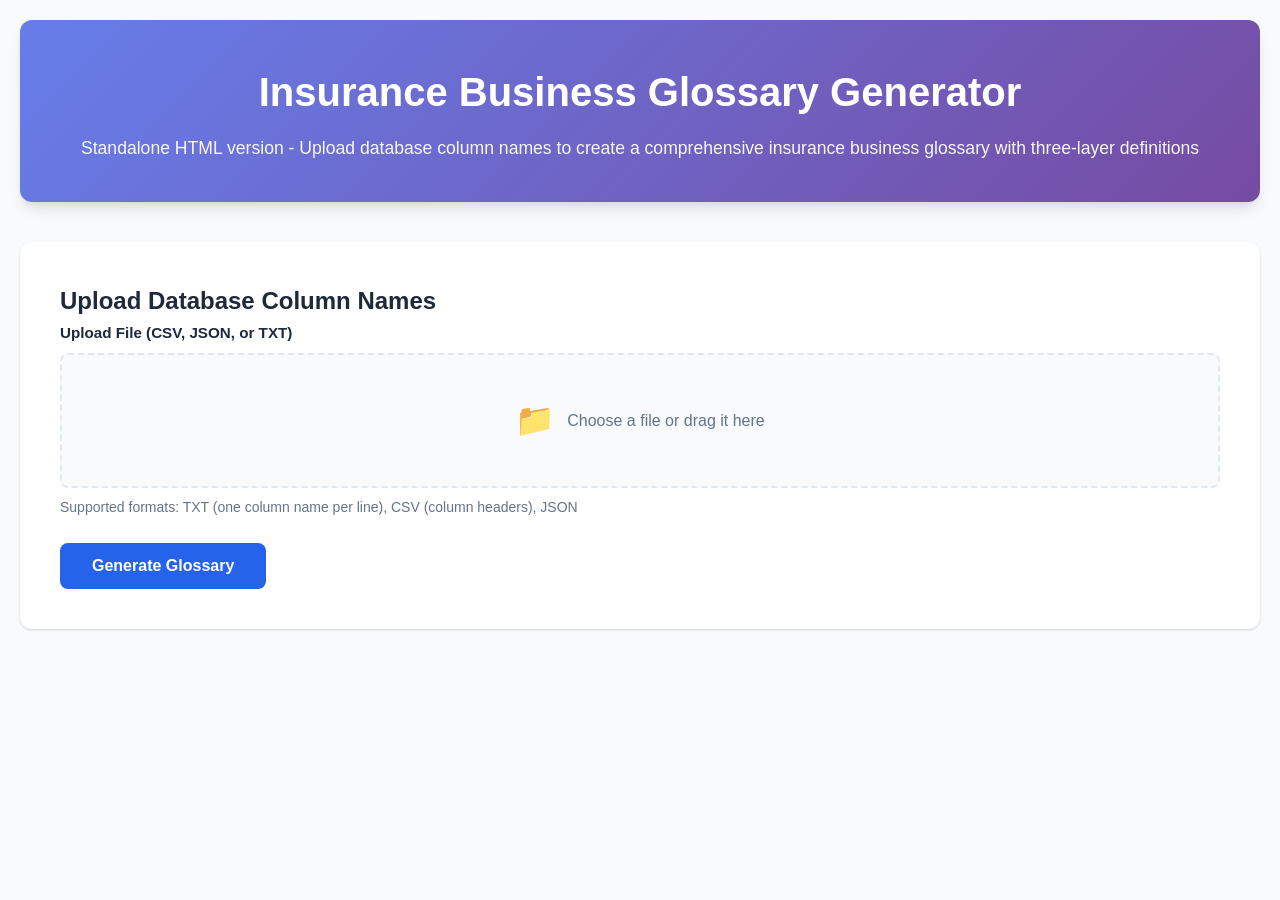
<file: business-glossary-generator.html>
<!DOCTYPE html>
<html lang="en">
<head>
    <meta charset="UTF-8">
    <meta name="viewport" content="width=device-width, initial-scale=1.0">
    <title>Insurance Business Glossary Generator - Standalone</title>
    <style>
        * {
            margin: 0;
            padding: 0;
            box-sizing: border-box;
        }

        :root {
            --primary-color: #2563eb;
            --primary-hover: #1d4ed8;
            --secondary-color: #64748b;
            --success-color: #10b981;
            --error-color: #ef4444;
            --background: #f8fafc;
            --surface: #ffffff;
            --border: #e2e8f0;
            --text-primary: #1e293b;
            --text-secondary: #64748b;
            --shadow: 0 1px 3px 0 rgba(0, 0, 0, 0.1), 0 1px 2px 0 rgba(0, 0, 0, 0.06);
            --shadow-lg: 0 10px 15px -3px rgba(0, 0, 0, 0.1), 0 4px 6px -2px rgba(0, 0, 0, 0.05);
            --layer1-color: #dbeafe;
            --layer2-color: #e0e7ff;
            --layer3-color: #f3e8ff;
        }

        body {
            font-family: -apple-system, BlinkMacSystemFont, 'Segoe UI', Roboto, 'Helvetica Neue', Arial, sans-serif;
            background: var(--background);
            color: var(--text-primary);
            line-height: 1.6;
            padding: 20px;
        }

        .container {
            max-width: 1400px;
            margin: 0 auto;
        }

        header {
            text-align: center;
            margin-bottom: 40px;
            padding: 40px 20px;
            background: linear-gradient(135deg, #667eea 0%, #764ba2 100%);
            border-radius: 12px;
            color: white;
            box-shadow: var(--shadow-lg);
        }

        header h1 {
            font-size: 2.5rem;
            font-weight: 700;
            margin-bottom: 10px;
        }

        .subtitle {
            font-size: 1.1rem;
            opacity: 0.95;
        }

        .upload-section, .section {
            background: var(--surface);
            padding: 40px;
            border-radius: 12px;
            box-shadow: var(--shadow);
            margin-bottom: 30px;
        }

        .section h2 {
            font-size: 1.75rem;
            color: var(--text-primary);
            margin-bottom: 25px;
        }

        .form-group {
            margin-bottom: 25px;
        }

        .form-group label {
            display: block;
            font-weight: 600;
            margin-bottom: 8px;
            color: var(--text-primary);
            font-size: 0.95rem;
        }

        .file-input-wrapper {
            position: relative;
        }

        input[type="file"] {
            opacity: 0;
            position: absolute;
            width: 100%;
            height: 100%;
            cursor: pointer;
        }

        .file-input-label {
            display: flex;
            align-items: center;
            justify-content: center;
            padding: 40px;
            border: 2px dashed var(--border);
            border-radius: 8px;
            background: var(--background);
            cursor: pointer;
            transition: all 0.3s;
        }

        .file-input-label:hover {
            border-color: var(--primary-color);
            background: #f0f9ff;
        }

        .file-icon {
            font-size: 2rem;
            margin-right: 12px;
        }

        .file-text {
            font-size: 1rem;
            color: var(--text-secondary);
        }

        .file-info {
            margin-top: 8px;
            font-size: 0.875rem;
            color: var(--text-secondary);
        }

        .action-buttons {
            display: flex;
            gap: 15px;
            margin-bottom: 25px;
            flex-wrap: wrap;
        }

        .btn-primary, .btn-secondary {
            padding: 14px 32px;
            border: none;
            border-radius: 8px;
            font-size: 1rem;
            font-weight: 600;
            cursor: pointer;
            transition: all 0.3s;
            display: inline-flex;
            align-items: center;
            justify-content: center;
            gap: 8px;
        }

        .btn-primary {
            background: var(--primary-color);
            color: white;
            flex: 1;
        }

        .btn-primary:hover:not(:disabled) {
            background: var(--primary-hover);
            transform: translateY(-1px);
            box-shadow: var(--shadow-lg);
        }

        .btn-primary:disabled {
            opacity: 0.6;
            cursor: not-allowed;
        }

        .btn-secondary {
            background: var(--secondary-color);
            color: white;
        }

        .btn-secondary:hover {
            background: #475569;
        }

        .spinner {
            width: 20px;
            height: 20px;
            border: 3px solid rgba(255, 255, 255, 0.3);
            border-radius: 50%;
            border-top-color: white;
            animation: spin 0.8s linear infinite;
        }

        @keyframes spin {
            to { transform: rotate(360deg); }
        }

        .error-message {
            background: #fee2e2;
            border: 1px solid var(--error-color);
            color: #991b1b;
            padding: 16px;
            border-radius: 8px;
            margin-bottom: 20px;
        }

        .results-section {
            background: var(--surface);
            padding: 30px;
            border-radius: 12px;
            box-shadow: var(--shadow);
        }

        .results-header {
            display: flex;
            justify-content: space-between;
            align-items: center;
            margin-bottom: 25px;
            flex-wrap: wrap;
            gap: 15px;
        }

        .results-header h2 {
            font-size: 1.75rem;
            color: var(--text-primary);
        }

        .result-stats {
            font-size: 1.1rem;
            color: var(--text-secondary);
        }

        /* Glossary Cards with Three-Layer Structure */
        .glossary-results {
            display: grid;
            gap: 25px;
        }

        .glossary-card {
            background: var(--surface);
            border: 1px solid var(--border);
            border-radius: 12px;
            overflow: hidden;
            box-shadow: var(--shadow);
            transition: box-shadow 0.3s, transform 0.3s;
        }

        .glossary-card:hover {
            box-shadow: var(--shadow-lg);
            transform: translateY(-2px);
        }

        .card-header {
            display: flex;
            justify-content: space-between;
            align-items: center;
            padding: 20px 25px;
            background: linear-gradient(135deg, #667eea 0%, #764ba2 100%);
            color: white;
        }

        .card-header h3 {
            font-size: 1.5rem;
            font-weight: 700;
            margin: 0;
        }

        .domain-badge {
            background: rgba(255, 255, 255, 0.2);
            padding: 6px 14px;
            border-radius: 20px;
            font-size: 0.875rem;
            font-weight: 600;
            backdrop-filter: blur(10px);
        }

        /* Layer Sections */
        .layer-section {
            padding: 20px 25px;
            border-left: 4px solid transparent;
        }

        .layer-section.layer-1 {
            background: var(--layer1-color);
            border-left-color: #3b82f6;
        }

        .layer-section.layer-2 {
            background: var(--layer2-color);
            border-left-color: #6366f1;
        }

        .layer-section.layer-3 {
            background: var(--layer3-color);
            border-left-color: #a855f7;
        }

        .layer-label {
            font-size: 0.875rem;
            font-weight: 700;
            color: var(--text-secondary);
            text-transform: uppercase;
            letter-spacing: 0.5px;
            margin-bottom: 10px;
            display: flex;
            justify-content: space-between;
            align-items: center;
        }

        .layer-label.collapsible {
            cursor: pointer;
            user-select: none;
        }

        .layer-label.collapsible:hover {
            color: var(--primary-color);
        }

        .toggle-icon {
            font-size: 0.75rem;
            transition: transform 0.3s;
        }

        .layer-content {
            font-size: 1rem;
            line-height: 1.7;
            color: var(--text-primary);
        }

        .layer-content p {
            margin: 0;
        }

        .collapsible-content {
            max-height: 0;
            overflow: hidden;
            transition: max-height 0.3s ease-out;
        }

        .collapsible-content.expanded {
            max-height: 500px;
            padding-top: 10px;
        }

        /* Additional Info Section */
        .additional-info {
            padding: 20px 25px;
            background: var(--background);
            border-top: 1px solid var(--border);
        }

        .info-item {
            margin-bottom: 12px;
            font-size: 0.9rem;
        }

        .info-item:last-child {
            margin-bottom: 0;
        }

        .info-item strong {
            color: var(--text-primary);
            margin-right: 8px;
        }

        .tag {
            display: inline-block;
            background: var(--primary-color);
            color: white;
            padding: 4px 12px;
            border-radius: 12px;
            font-size: 0.8rem;
            margin-right: 6px;
            margin-bottom: 4px;
        }

        code {
            background: #f1f5f9;
            padding: 2px 8px;
            border-radius: 4px;
            font-family: 'Courier New', monospace;
            font-size: 0.875rem;
            color: #e11d48;
            border: 1px solid var(--border);
        }

        /* Quality Checklist */
        .quality-checklist {
            margin-top: 40px;
            padding: 25px;
            background: #f0fdf4;
            border: 1px solid #86efac;
            border-radius: 12px;
        }

        .quality-checklist h3 {
            font-size: 1.25rem;
            color: #15803d;
            margin-bottom: 15px;
        }

        .quality-checklist p {
            color: var(--text-secondary);
            margin-bottom: 15px;
        }

        .quality-checklist ul {
            list-style: none;
            padding-left: 0;
        }

        .quality-checklist li {
            padding: 8px 0 8px 30px;
            position: relative;
            color: var(--text-primary);
        }

        .quality-checklist li::before {
            content: "✓";
            position: absolute;
            left: 0;
            color: var(--success-color);
            font-weight: 700;
            font-size: 1.2rem;
        }

        /* Responsive Design */
        @media (max-width: 768px) {
            header h1 {
                font-size: 1.75rem;
            }

            .upload-section, .section {
                padding: 20px;
            }

            .results-section {
                padding: 20px;
            }

            .results-header {
                flex-direction: column;
                align-items: flex-start;
            }

            .action-buttons {
                flex-direction: column;
            }

            .btn-primary, .btn-secondary {
                width: 100%;
            }

            .card-header {
                flex-direction: column;
                align-items: flex-start;
                gap: 10px;
            }

            .domain-badge {
                align-self: flex-start;
            }
        }
    </style>
</head>
<body>
    <div class="container">
        <header>
            <h1>Insurance Business Glossary Generator</h1>
            <p class="subtitle">Standalone HTML version - Upload database column names to create a comprehensive insurance business glossary with three-layer definitions</p>
        </header>

        <!-- Upload Section -->
        <div class="upload-section" id="uploadSection">
            <h2>Upload Database Column Names</h2>
            <form id="uploadForm">
                <div class="form-group">
                    <label for="file">Upload File (CSV, JSON, or TXT)</label>
                    <div class="file-input-wrapper">
                        <input type="file" id="file" name="file" accept=".txt,.csv,.json" required>
                        <div class="file-input-label">
                            <span class="file-icon">📁</span>
                            <span class="file-text">Choose a file or drag it here</span>
                        </div>
                    </div>
                    <p class="file-info">Supported formats: TXT (one column name per line), CSV (column headers), JSON</p>
                </div>

                <button type="submit" class="btn-primary" id="submitBtn">
                    <span class="btn-text">Generate Glossary</span>
                    <span class="spinner" style="display: none;"></span>
                </button>
            </form>
        </div>

        <div id="errorMessage" class="error-message" style="display: none;"></div>

        <!-- Results Section -->
        <div id="resultsSection" class="results-section" style="display: none;">
            <div class="results-header">
                <h2>Business Glossary Results</h2>
                <div class="result-stats">
                    <span id="termCount">0</span> business terms generated
                </div>
            </div>

            <div class="action-buttons">
                <button id="exportCsvBtn" class="btn-primary">
                    <span>📄 Export to CSV</span>
                </button>
                <button id="newGlossaryBtn" class="btn-secondary">
                    <span>🔄 Create New Glossary</span>
                </button>
            </div>

            <div id="glossaryResults" class="glossary-results">
                <!-- Terms will be rendered here as cards -->
            </div>

            <div class="quality-checklist">
                <h3>✓ Quality Assurance Checklist</h3>
                <p>Each definition follows the three-layer structure from glossary_instructions.md:</p>
                <ul>
                    <li><strong>Layer 1: Business Definition</strong> - Plain language, understandable to non-technical stakeholders</li>
                    <li><strong>Layer 2: Business Context</strong> - Why it matters, business processes, relationships</li>
                    <li><strong>Layer 3: Technical Bridge</strong> - System mapping for technical teams (optional)</li>
                    <li>No circular definitions</li>
                    <li>No unexplained acronyms</li>
                    <li>Terms defined without requiring other term lookups first</li>
                    <li>Scope and boundaries are clear</li>
                    <li>Dates specify exactly which event they represent</li>
                    <li>Relationships and cardinality mentioned when relevant</li>
                </ul>
            </div>
        </div>
    </div>

    <script>
        // Global state
        let currentGlossary = [];

        // DOM elements
        const uploadForm = document.getElementById('uploadForm');
        const fileInput = document.getElementById('file');
        const submitBtn = document.getElementById('submitBtn');
        const errorMessage = document.getElementById('errorMessage');
        const uploadSection = document.getElementById('uploadSection');
        const resultsSection = document.getElementById('resultsSection');
        const glossaryResults = document.getElementById('glossaryResults');
        const termCountEl = document.getElementById('termCount');
        const exportCsvBtn = document.getElementById('exportCsvBtn');
        const newGlossaryBtn = document.getElementById('newGlossaryBtn');

        // File input visual feedback
        fileInput.addEventListener('change', (e) => {
            const fileName = e.target.files[0]?.name || 'Choose a file or drag it here';
            document.querySelector('.file-text').textContent = fileName;
        });

        // Form submission
        uploadForm.addEventListener('submit', async (e) => {
            e.preventDefault();

            const file = fileInput.files[0];
            if (!file) {
                showError('Please select a file');
                return;
            }

            showLoading(submitBtn, true);
            hideError();

            try {
                const columns = await parseFile(file);

                if (!columns || columns.length === 0) {
                    showError('No column names found in file');
                    showLoading(submitBtn, false);
                    return;
                }

                // Remove duplicates
                const uniqueColumns = [...new Set(columns)];

                // Generate glossary
                currentGlossary = generateGlossary(uniqueColumns);

                // Show results
                showResults();
            } catch (error) {
                showError('Error processing file: ' + error.message);
            } finally {
                showLoading(submitBtn, false);
            }
        });

        // Export to CSV
        exportCsvBtn.addEventListener('click', () => {
            const csvContent = generateCSV(currentGlossary);
            const blob = new Blob([csvContent], { type: 'text/csv;charset=utf-8;' });
            const url = URL.createObjectURL(blob);
            const link = document.createElement('a');
            link.setAttribute('href', url);
            link.setAttribute('download', `Insurance_Business_Glossary_${new Date().toISOString().split('T')[0]}.csv`);
            link.style.visibility = 'hidden';
            document.body.appendChild(link);
            link.click();
            document.body.removeChild(link);
        });

        // New glossary
        newGlossaryBtn.addEventListener('click', resetApp);

        // Parse uploaded file
        async function parseFile(file) {
            const text = await file.text();
            const fileName = file.name.toLowerCase();

            if (fileName.endsWith('.csv')) {
                return parseCSV(text);
            } else if (fileName.endsWith('.json')) {
                return parseJSON(text);
            } else if (fileName.endsWith('.txt')) {
                return parseTXT(text);
            } else {
                throw new Error('Unsupported file format');
            }
        }

        function parseCSV(text) {
            const lines = text.split('\n').filter(line => line.trim().length > 0);
            if (lines.length === 0) return [];

            // Parse CSV - extract terms from rows (not headers)
            const terms = [];

            // First line contains headers
            const headers = lines[0].split(',').map(h => h.trim().replace(/['"]/g, ''));

            // Find column index for term (look for 'term', 'business_term', 'name', or use first column)
            let termColumnIndex = 0;
            const termColumnNames = ['term', 'business_term', 'name', 'business term'];
            for (let i = 0; i < headers.length; i++) {
                if (termColumnNames.includes(headers[i].toLowerCase())) {
                    termColumnIndex = i;
                    break;
                }
            }

            // Extract terms from data rows (skip header row)
            for (let i = 1; i < lines.length; i++) {
                const cells = lines[i].split(',').map(c => c.trim().replace(/['"]/g, ''));
                if (cells.length > termColumnIndex && cells[termColumnIndex].trim()) {
                    terms.push(cells[termColumnIndex].trim());
                }
            }

            return terms.length > 0 ? terms : [];
        }

        function parseJSON(text) {
            try {
                const data = JSON.parse(text);
                const terms = [];

                if (Array.isArray(data)) {
                    // If it's a list of strings, use them directly
                    if (data.every(item => typeof item === 'string')) {
                        return data.map(item => item.trim()).filter(item => item.length > 0);
                    }
                    // If it's a list of objects, look for 'term', 'business_term', or 'name' field
                    else if (data.every(item => typeof item === 'object')) {
                        data.forEach(item => {
                            if (item.term) {
                                terms.push(item.term.trim());
                            } else if (item.business_term) {
                                terms.push(item.business_term.trim());
                            } else if (item.name) {
                                terms.push(item.name.trim());
                            }
                        });
                    }
                }

                return terms.filter(t => t.length > 0);
            } catch (e) {
                throw new Error('Invalid JSON format');
            }
        }

        function parseTXT(text) {
            return text.split('\n')
                .map(line => line.trim())
                .filter(line => line.length > 0);
        }

        // Generate glossary from business terms
        function generateGlossary(terms) {
            // Generate glossary entries for each term
            const glossary = [];

            for (const term of terms) {
                const entry = generateGlossaryEntry(term);
                glossary.push(entry);
            }

            return glossary.sort((a, b) => a.business_term.localeCompare(b.business_term));
        }

        function generateGlossaryEntry(term) {
            // Clean and format the business term
            const businessTerm = formatBusinessTerm(term);

            // Determine term type
            const termType = determineTermType(businessTerm);

            // Determine data domain
            const dataDomain = determineDomain(businessTerm);

            // Generate three-layer definition
            const definition = generateThreeLayerDefinition(businessTerm, termType, dataDomain);

            return {
                business_term: businessTerm,
                business_definition: definition.layer1,
                business_context: definition.layer2,
                technical_bridge: definition.layer3,
                synonyms: generateSynonyms(businessTerm),
                allowed_values: generateAllowedValues(businessTerm),
                data_domain: dataDomain,
                original_term: term
            };
        }

        function formatBusinessTerm(name) {
            return name
                .split(/[\s_-]+/)
                .map(word => word.charAt(0).toUpperCase() + word.slice(1).toLowerCase())
                .join(' ');
        }

        function determineTermType(term) {
            const lowerTerm = term.toLowerCase();
            const metricKeywords = ['ratio', 'rate', 'percentage', 'count', 'total', 'number', 'sum', 'average'];

            if (metricKeywords.some(keyword => lowerTerm.includes(keyword))) {
                return 'Business metric';
            }

            return 'Business term';
        }

        function determineDomain(term) {
            const lowerTerm = term.toLowerCase();

            // Domain classification logic
            if (lowerTerm.includes('claim')) return 'Claims';
            if (lowerTerm.includes('policy') || lowerTerm.includes('coverage')) return 'Policy';
            if (lowerTerm.includes('customer') || lowerTerm.includes('insured') || lowerTerm.includes('policyholder')) return 'Customer';
            if (lowerTerm.includes('premium') || lowerTerm.includes('payment') || lowerTerm.includes('amount')) return 'Finance';
            if (lowerTerm.includes('broker')) return 'Broker';
            if (lowerTerm.includes('agent')) return 'Agent';
            if (lowerTerm.includes('risk') || lowerTerm.includes('underwriting')) return 'Risk';
            if (lowerTerm.includes('employee') || lowerTerm.includes('staff')) return 'HR';

            return 'Policy'; // Default
        }

        function generateThreeLayerDefinition(term, termType, domain) {
            const lowerTerm = term.toLowerCase();

            // Layer 1: Business Definition (1-2 sentences, plain language)
            let layer1 = '';

            if (lowerTerm.includes('number') || lowerTerm.includes('id')) {
                layer1 = `The unique identifier assigned to each ${domain.toLowerCase()} for tracking and reference throughout its lifecycle.`;
            } else if (lowerTerm.includes('date')) {
                const eventType = extractEventType(term);
                layer1 = `The date when ${eventType} occurs, marking a key milestone in the ${domain.toLowerCase()} lifecycle.`;
            } else if (lowerTerm.includes('amount') || lowerTerm.includes('premium') || lowerTerm.includes('payment')) {
                layer1 = `The monetary value of ${term.toLowerCase()} representing the total amount charged or paid in the insurance transaction.`;
            } else if (lowerTerm.includes('status') || lowerTerm.includes('state')) {
                layer1 = `The current state of the ${domain.toLowerCase()} indicating whether it is active, suspended, or terminated.`;
            } else if (lowerTerm.includes('ratio') || lowerTerm.includes('rate')) {
                layer1 = `A key performance metric calculated as a percentage to measure ${domain.toLowerCase()} efficiency and profitability.`;
            } else if (lowerTerm.includes('name') || lowerTerm.includes('description')) {
                layer1 = `The descriptive identifier or label for the ${domain.toLowerCase()} providing human-readable information.`;
            } else {
                layer1 = `A ${termType.toLowerCase()} in the ${domain} domain that captures essential information about insurance operations.`;
            }

            // Layer 2: Business Context (2-3 sentences)
            let layer2 = '';

            if (termType === 'Business metric') {
                layer2 = `This metric is monitored by business stakeholders to evaluate performance and make strategic decisions. `;
                layer2 += `It provides insights into ${domain.toLowerCase()} operations and helps identify trends requiring attention. `;
                layer2 += `Values are tracked over time and compared against targets to ensure business objectives are met.`;
            } else if (lowerTerm.includes('status') || lowerTerm.includes('state')) {
                layer2 = `The status changes throughout the lifecycle based on business events and user actions. `;
                layer2 += `Only certain status values allow for specific operations and transitions. `;
                layer2 += `Status tracking is essential for workflow management and compliance reporting.`;
            } else if (lowerTerm.includes('date')) {
                layer2 = `This date is used to determine eligibility, calculate durations, and trigger time-based processes. `;
                layer2 += `It serves as a key reference point for reporting and analytics. `;
                layer2 += `The date is stored in the system and used across multiple business operations.`;
            } else if (lowerTerm.includes('amount') || lowerTerm.includes('premium')) {
                layer2 = `The amount is calculated based on risk assessment, coverage parameters, and policy terms. `;
                layer2 += `It impacts financial reporting, reserves, and profitability analysis. `;
                layer2 += `The value is subject to validation rules and may be adjusted based on business logic.`;
            } else if (lowerTerm.includes('number') || lowerTerm.includes('id')) {
                layer2 = `This identifier is used across all systems for linking related records and transactions. `;
                layer2 += `It remains constant throughout the lifecycle and serves as the primary key for data retrieval. `;
                layer2 += `The unique identifier ensures data integrity and enables accurate reporting.`;
            } else {
                layer2 = `This information is used by insurance professionals to process transactions and make informed decisions. `;
                layer2 += `It integrates with other data elements to provide a complete view of the ${domain.toLowerCase()}. `;
                layer2 += `The data is maintained according to business rules and regulatory requirements.`;
            }

            // Layer 3: Technical Bridge (optional, 1-2 sentences)
            let layer3 = null;

            // Only include technical bridge for key operational fields
            if (lowerTerm.includes('number') || lowerTerm.includes('id') ||
                lowerTerm.includes('amount') || lowerTerm.includes('status')) {
                const tableName = domain.toUpperCase();
                const columnName = term.toUpperCase().replace(/\s+/g, '_');
                layer3 = `Stored in ${tableName}.${columnName}. `;

                if (lowerTerm.includes('number') || lowerTerm.includes('id')) {
                    layer3 += `Referenced by multiple tables as a foreign key for establishing relationships.`;
                } else if (lowerTerm.includes('status')) {
                    layer3 += `Status changes are logged in ${tableName}_HISTORY with timestamps and reason codes.`;
                } else {
                    layer3 += `Used in calculations and aggregations for reporting and analytics.`;
                }
            }

            return {
                layer1,
                layer2,
                layer3
            };
        }

        function extractEventType(term) {
            const lowerTerm = term.toLowerCase();
            if (lowerTerm.includes('effective')) return 'the insurance coverage becomes active';
            if (lowerTerm.includes('expir') || lowerTerm.includes('end')) return 'the insurance coverage terminates';
            if (lowerTerm.includes('issue') || lowerTerm.includes('create')) return 'the policy is created in the system';
            if (lowerTerm.includes('claim')) return 'the claim is filed or processed';
            if (lowerTerm.includes('payment')) return 'the payment transaction occurs';
            return 'the event is recorded in the system';
        }

        function generateSynonyms(term) {
            const synonyms = [];
            const lowerTerm = term.toLowerCase();

            // Common insurance synonyms
            if (lowerTerm.includes('policy number')) synonyms.push('Policy ID', 'Contract Number');
            if (lowerTerm.includes('claim amount')) synonyms.push('Settlement Amount', 'Payout');
            if (lowerTerm.includes('premium')) synonyms.push('Insurance Premium', 'Policy Premium');
            if (lowerTerm.includes('customer')) synonyms.push('Policyholder', 'Insured');
            if (lowerTerm.includes('deductible')) synonyms.push('Out-of-pocket Amount', 'Excess');

            return synonyms;
        }

        function generateAllowedValues(term) {
            const lowerTerm = term.toLowerCase();

            // Return allowed values for status/state fields
            if (lowerTerm.includes('status') || lowerTerm.includes('state')) {
                if (lowerTerm.includes('policy')) {
                    return ['active', 'pending', 'lapsed', 'cancelled', 'expired'];
                } else if (lowerTerm.includes('claim')) {
                    return ['open', 'pending', 'approved', 'denied', 'closed'];
                } else if (lowerTerm.includes('payment')) {
                    return ['pending', 'processed', 'failed', 'reversed'];
                } else {
                    return ['active', 'inactive', 'suspended'];
                }
            }

            return null;
        }

        function showResults() {
            uploadSection.style.display = 'none';
            resultsSection.style.display = 'block';

            termCountEl.textContent = currentGlossary.length;

            renderGlossaryCards(currentGlossary);

            resultsSection.scrollIntoView({ behavior: 'smooth' });
        }

        function renderGlossaryCards(glossary) {
            glossaryResults.innerHTML = '';

            glossary.forEach(item => {
                const card = document.createElement('div');
                card.className = 'glossary-card';

                // Header with term and domain badge
                const header = document.createElement('div');
                header.className = 'card-header';
                header.innerHTML = `
                    <h3>${escapeHtml(item.business_term)}</h3>
                    <span class="domain-badge">${escapeHtml(item.data_domain)}</span>
                `;
                card.appendChild(header);

                // Layer 1: Business Definition
                const layer1 = document.createElement('div');
                layer1.className = 'layer-section layer-1';
                layer1.innerHTML = `
                    <div class="layer-label">Layer 1: Business Definition</div>
                    <p class="layer-content">${escapeHtml(item.business_definition)}</p>
                `;
                card.appendChild(layer1);

                // Layer 2: Business Context
                const layer2 = document.createElement('div');
                layer2.className = 'layer-section layer-2';
                layer2.innerHTML = `
                    <div class="layer-label">Layer 2: Business Context</div>
                    <p class="layer-content">${escapeHtml(item.business_context)}</p>
                `;
                card.appendChild(layer2);

                // Layer 3: Technical Bridge (optional, collapsible)
                if (item.technical_bridge) {
                    const layer3 = document.createElement('div');
                    layer3.className = 'layer-section layer-3';
                    layer3.innerHTML = `
                        <div class="layer-label collapsible">
                            <span>Layer 3: Technical Bridge</span>
                            <span class="toggle-icon">▼</span>
                        </div>
                        <div class="layer-content collapsible-content">
                            ${escapeHtml(item.technical_bridge)}
                        </div>
                    `;

                    // Make it collapsible
                    const labelEl = layer3.querySelector('.layer-label');
                    const contentEl = layer3.querySelector('.layer-content');
                    labelEl.addEventListener('click', () => {
                        contentEl.classList.toggle('expanded');
                        labelEl.querySelector('.toggle-icon').textContent =
                            contentEl.classList.contains('expanded') ? '▲' : '▼';
                    });

                    card.appendChild(layer3);
                }

                // Additional info section
                const additionalInfo = document.createElement('div');
                additionalInfo.className = 'additional-info';

                let infoHTML = '';

                // Synonyms
                if (item.synonyms && item.synonyms.length > 0) {
                    infoHTML += `
                        <div class="info-item">
                            <strong>Synonyms:</strong> ${item.synonyms.map(s => `<span class="tag">${escapeHtml(s)}</span>`).join(' ')}
                        </div>
                    `;
                }

                // Allowed Values
                if (item.allowed_values && item.allowed_values.length > 0) {
                    infoHTML += `
                        <div class="info-item">
                            <strong>Allowed Values:</strong> ${item.allowed_values.map(v => `<code>${escapeHtml(v)}</code>`).join(', ')}
                        </div>
                    `;
                }

                // Original Term
                if (item.original_term) {
                    infoHTML += `
                        <div class="info-item">
                            <strong>Original Term:</strong> <code>${escapeHtml(item.original_term)}</code>
                        </div>
                    `;
                }

                if (infoHTML) {
                    additionalInfo.innerHTML = infoHTML;
                    card.appendChild(additionalInfo);
                }

                glossaryResults.appendChild(card);
            });
        }

        function generateCSV(glossary) {
            const headers = [
                'Business Term',
                'Business Definition',
                'Business Context',
                'Technical Bridge',
                'Synonyms',
                'Allowed Values',
                'Data Domain',
                'Original Term'
            ];

            const rows = glossary.map(item => [
                item.business_term || '',
                item.business_definition || '',
                item.business_context || '',
                item.technical_bridge || '',
                (item.synonyms || []).join('; '),
                (item.allowed_values || []).join('; '),
                item.data_domain || '',
                item.original_term || ''
            ]);

            const csvRows = [headers, ...rows].map(row =>
                row.map(cell => `"${String(cell).replace(/"/g, '""')}"`).join(',')
            );

            return csvRows.join('\n');
        }

        function showLoading(button, isLoading) {
            const btnText = button.querySelector('.btn-text');
            const spinner = button.querySelector('.spinner');

            if (isLoading) {
                button.disabled = true;
                btnText.style.display = 'none';
                spinner.style.display = 'inline-block';
            } else {
                button.disabled = false;
                btnText.style.display = 'inline';
                spinner.style.display = 'none';
            }
        }

        function showError(message) {
            errorMessage.textContent = message;
            errorMessage.style.display = 'block';
            errorMessage.scrollIntoView({ behavior: 'smooth', block: 'nearest' });
        }

        function hideError() {
            errorMessage.style.display = 'none';
        }

        function resetApp() {
            currentGlossary = [];
            uploadForm.reset();
            document.querySelector('.file-text').textContent = 'Choose a file or drag it here';
            uploadSection.style.display = 'block';
            resultsSection.style.display = 'none';
            hideError();
            window.scrollTo({ top: 0, behavior: 'smooth' });
        }

        function escapeHtml(unsafe) {
            if (!unsafe) return '';
            return String(unsafe)
                .replace(/&/g, "&amp;")
                .replace(/</g, "&lt;")
                .replace(/>/g, "&gt;")
                .replace(/"/g, "&quot;")
                .replace(/'/g, "&#039;");
        }
    </script>
</body>
</html>
</file>
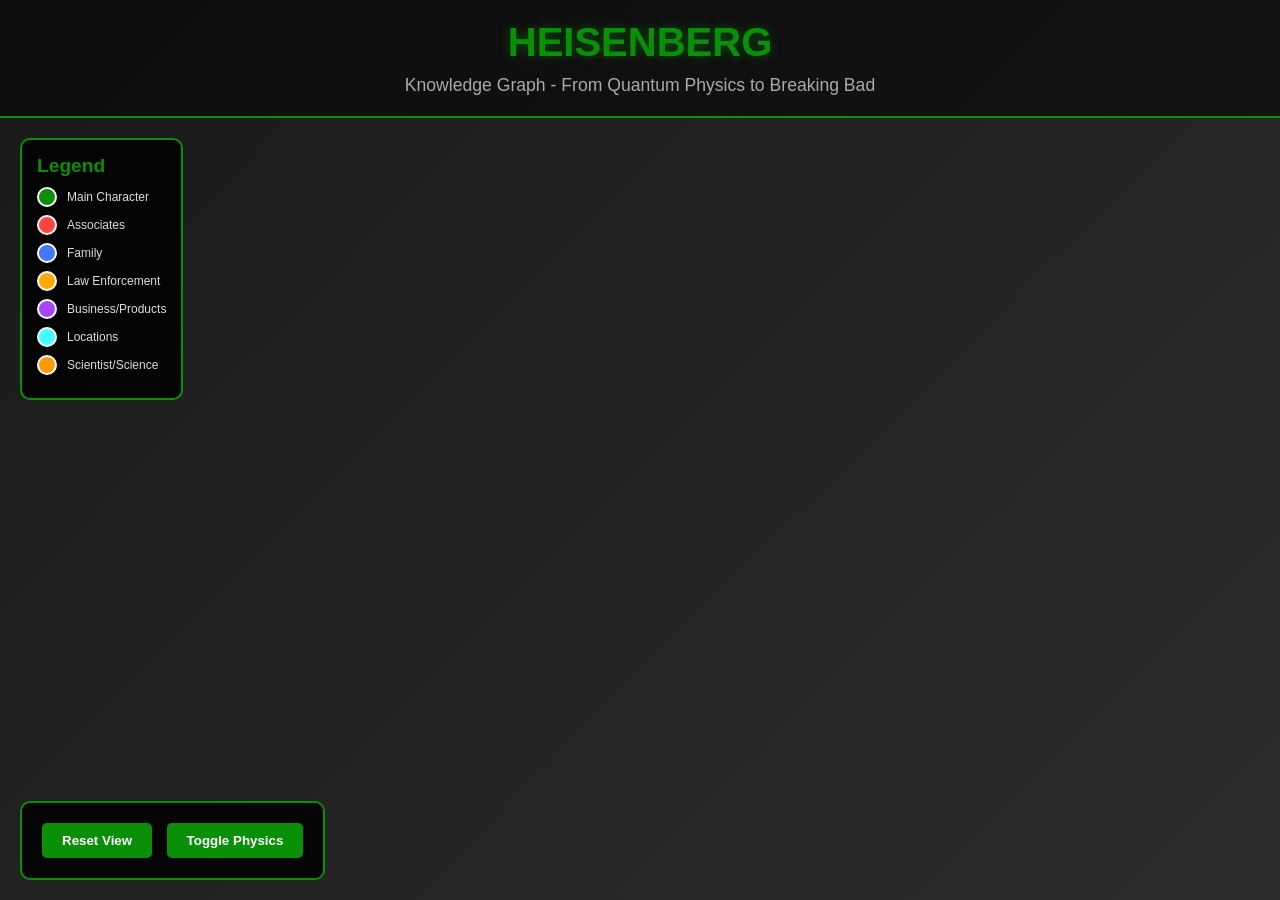
<file: heisenberg-knowledge-graph.html>
<!DOCTYPE html>
<html lang="en">
<head>
    <meta charset="UTF-8">
    <meta name="viewport" content="width=device-width, initial-scale=1.0">
    <title>Heisenberg Knowledge Graph</title>
    <script src="https://d3js.org/d3.v7.min.js"></script>
    <style>
        * {
            margin: 0;
            padding: 0;
            box-sizing: border-box;
        }

        body {
            font-family: 'Segoe UI', Tahoma, Geneva, Verdana, sans-serif;
            background: linear-gradient(135deg, #1a1a1a 0%, #2d2d2d 100%);
            color: #fff;
            overflow: hidden;
        }

        .container {
            width: 100vw;
            height: 100vh;
            display: flex;
            flex-direction: column;
        }

        .header {
            padding: 20px;
            background: rgba(0, 0, 0, 0.5);
            border-bottom: 2px solid #0a8f08;
            text-align: center;
        }

        h1 {
            font-size: 2.5em;
            color: #0a8f08;
            text-shadow: 0 0 10px rgba(10, 143, 8, 0.5);
            margin-bottom: 10px;
        }

        .subtitle {
            color: #aaa;
            font-size: 1.1em;
        }

        .graph-container {
            flex: 1;
            position: relative;
            overflow: hidden;
        }

        svg {
            width: 100%;
            height: 100%;
        }

        .node circle {
            stroke: #fff;
            stroke-width: 2px;
            cursor: pointer;
            transition: all 0.3s ease;
        }

        .node:hover circle {
            stroke-width: 4px;
            filter: brightness(1.3);
        }

        .node text {
            font-size: 12px;
            font-weight: bold;
            text-anchor: middle;
            pointer-events: none;
            text-shadow:
                -1px -1px 0 #000,
                1px -1px 0 #000,
                -1px 1px 0 #000,
                1px 1px 0 #000;
        }

        .link {
            stroke: #666;
            stroke-opacity: 0.6;
            stroke-width: 2px;
            fill: none;
        }

        .link-label {
            font-size: 10px;
            fill: #bbb;
            text-anchor: middle;
            pointer-events: none;
            text-shadow:
                -1px -1px 2px #000,
                1px -1px 2px #000,
                -1px 1px 2px #000,
                1px 1px 2px #000;
        }

        .info-panel {
            position: absolute;
            top: 20px;
            right: 20px;
            background: rgba(0, 0, 0, 0.85);
            border: 2px solid #0a8f08;
            border-radius: 10px;
            padding: 20px;
            max-width: 350px;
            display: none;
            box-shadow: 0 0 20px rgba(10, 143, 8, 0.3);
        }

        .info-panel.active {
            display: block;
            animation: slideIn 0.3s ease;
        }

        @keyframes slideIn {
            from {
                opacity: 0;
                transform: translateX(20px);
            }
            to {
                opacity: 1;
                transform: translateX(0);
            }
        }

        .info-panel h3 {
            color: #0a8f08;
            margin-bottom: 10px;
            font-size: 1.5em;
        }

        .info-panel .category {
            display: inline-block;
            padding: 3px 10px;
            background: rgba(10, 143, 8, 0.3);
            border-radius: 5px;
            font-size: 0.85em;
            margin-bottom: 10px;
        }

        .info-panel p {
            line-height: 1.6;
            color: #ddd;
            margin-bottom: 10px;
        }

        .close-btn {
            position: absolute;
            top: 10px;
            right: 10px;
            background: none;
            border: none;
            color: #fff;
            font-size: 24px;
            cursor: pointer;
            padding: 5px;
            line-height: 1;
        }

        .close-btn:hover {
            color: #0a8f08;
        }

        .controls {
            position: absolute;
            bottom: 20px;
            left: 20px;
            background: rgba(0, 0, 0, 0.85);
            border: 2px solid #0a8f08;
            border-radius: 10px;
            padding: 15px;
        }

        .controls button {
            background: #0a8f08;
            border: none;
            color: white;
            padding: 10px 20px;
            margin: 5px;
            border-radius: 5px;
            cursor: pointer;
            font-weight: bold;
            transition: all 0.3s ease;
        }

        .controls button:hover {
            background: #0cb80a;
            box-shadow: 0 0 10px rgba(10, 143, 8, 0.5);
        }

        .legend {
            position: absolute;
            top: 20px;
            left: 20px;
            background: rgba(0, 0, 0, 0.85);
            border: 2px solid #0a8f08;
            border-radius: 10px;
            padding: 15px;
        }

        .legend-item {
            display: flex;
            align-items: center;
            margin: 8px 0;
        }

        .legend-color {
            width: 20px;
            height: 20px;
            border-radius: 50%;
            margin-right: 10px;
            border: 2px solid #fff;
        }

        .legend-label {
            font-size: 12px;
            color: #ddd;
        }
    </style>
</head>
<body>
    <div class="container">
        <div class="header">
            <h1>HEISENBERG</h1>
            <div class="subtitle">Knowledge Graph - From Quantum Physics to Breaking Bad</div>
        </div>

        <div class="graph-container">
            <svg id="graph"></svg>

            <div class="legend">
                <h3 style="color: #0a8f08; margin-bottom: 10px; font-size: 1.2em;">Legend</h3>
                <div class="legend-item">
                    <div class="legend-color" style="background: #0a8f08;"></div>
                    <div class="legend-label">Main Character</div>
                </div>
                <div class="legend-item">
                    <div class="legend-color" style="background: #ff4444;"></div>
                    <div class="legend-label">Associates</div>
                </div>
                <div class="legend-item">
                    <div class="legend-color" style="background: #4477ff;"></div>
                    <div class="legend-label">Family</div>
                </div>
                <div class="legend-item">
                    <div class="legend-color" style="background: #ffaa00;"></div>
                    <div class="legend-label">Law Enforcement</div>
                </div>
                <div class="legend-item">
                    <div class="legend-color" style="background: #aa44ff;"></div>
                    <div class="legend-label">Business/Products</div>
                </div>
                <div class="legend-item">
                    <div class="legend-color" style="background: #44ffff;"></div>
                    <div class="legend-label">Locations</div>
                </div>
                <div class="legend-item">
                    <div class="legend-color" style="background: #ff9900;"></div>
                    <div class="legend-label">Scientist/Science</div>
                </div>
            </div>

            <div class="info-panel" id="infoPanel">
                <button class="close-btn" onclick="closeInfo()">&times;</button>
                <div id="infoContent"></div>
            </div>

            <div class="controls">
                <button onclick="resetZoom()">Reset View</button>
                <button onclick="togglePhysics()">Toggle Physics</button>
            </div>
        </div>
    </div>

    <script>
        // Knowledge graph data
        const graphData = {
            nodes: [
                // Main character
                { id: 'heisenberg', label: 'Heisenberg', category: 'main', description: 'Walter White\'s alter ego and criminal persona. A high school chemistry teacher turned methamphetamine manufacturer, creating the purest blue meth in the market.' },

                // Associates
                { id: 'jesse', label: 'Jesse Pinkman', category: 'associate', description: 'Former student and cooking partner. Started as a small-time meth cook, became Heisenberg\'s protégé and moral compass.' },
                { id: 'saul', label: 'Saul Goodman', category: 'associate', description: 'Criminal lawyer who helps Heisenberg navigate the legal and criminal underworld. "Better Call Saul!"' },
                { id: 'mike', label: 'Mike Ehrmantraut', category: 'associate', description: 'Former police officer, now a fixer and enforcer. Provides security and cleanup services for the operation.' },
                { id: 'gus', label: 'Gus Fring', category: 'associate', description: 'Owner of Los Pollos Hermanos and major drug distributor. Heisenberg\'s employer and later, nemesis.' },
                { id: 'lydia', label: 'Lydia Rodarte-Quayle', category: 'associate', description: 'Madrigal Electromotive executive who supplies methylamine and manages international distribution.' },
                { id: 'todd', label: 'Todd Alquist', category: 'associate', description: 'Apprentice cook working for Heisenberg. Loyal but psychopathic member of the operation.' },

                // Family
                { id: 'skyler', label: 'Skyler White', category: 'family', description: 'Wife who eventually becomes complicit in money laundering through the car wash business.' },
                { id: 'walter-jr', label: 'Walter Jr.', category: 'family', description: 'Son, kept in the dark about his father\'s criminal activities. Known for his love of breakfast.' },
                { id: 'holly', label: 'Holly White', category: 'family', description: 'Infant daughter, representing the innocent family life Walter is destroying.' },
                { id: 'hank', label: 'Hank Schrader', category: 'law', description: 'DEA agent and brother-in-law. Obsessively hunting Heisenberg, unaware of his true identity.' },
                { id: 'marie', label: 'Marie Schrader', category: 'family', description: 'Sister-in-law and Hank\'s wife. Works as a radiologic technologist.' },

                // Business/Products
                { id: 'blue-meth', label: 'Blue Meth', category: 'business', description: 'Signature 99.1% pure methamphetamine with distinctive blue color. The product that built the empire.' },
                { id: 'rv-lab', label: 'RV Lab', category: 'location', description: 'Mobile methamphetamine laboratory. First production facility for the operation.' },
                { id: 'superlab', label: 'Superlab', category: 'location', description: 'State-of-the-art underground laboratory beneath the laundry facility. Gus Fring\'s operation.' },
                { id: 'los-pollos', label: 'Los Pollos Hermanos', category: 'business', description: 'Fast food chain used as front for drug distribution network.' },
                { id: 'car-wash', label: 'A1A Car Wash', category: 'business', description: 'Money laundering front purchased and operated by the Whites.' },

                // Law Enforcement
                { id: 'dea', label: 'DEA', category: 'law', description: 'Drug Enforcement Administration actively pursuing Heisenberg and his operation.' },
                { id: 'gomez', label: 'Steven Gomez', category: 'law', description: 'DEA agent and Hank\'s partner in the investigation.' },

                // Other locations
                { id: 'abq', label: 'Albuquerque', category: 'location', description: 'Base of operations for the methamphetamine empire.' },

                // Scientist and Science
                { id: 'werner', label: 'Werner Heisenberg', category: 'scientist', description: 'German theoretical physicist (1901-1976) and one of the key pioneers of quantum mechanics. Nobel Prize winner in Physics (1932) for the creation of quantum mechanics.' },
                { id: 'uncertainty', label: 'Uncertainty Principle', category: 'scientist', description: 'Heisenberg\'s famous principle stating that the position and momentum of a particle cannot both be precisely determined at the same time. A fundamental concept in quantum mechanics.' },
                { id: 'quantum', label: 'Quantum Mechanics', category: 'scientist', description: 'Branch of physics pioneered by Werner Heisenberg dealing with physical phenomena at microscopic scales. Forms the foundation of modern physics.' },
            ],
            links: [
                // Heisenberg connections
                { source: 'heisenberg', target: 'jesse', label: 'partner', strength: 'strong' },
                { source: 'heisenberg', target: 'saul', label: 'lawyer', strength: 'medium' },
                { source: 'heisenberg', target: 'mike', label: 'security', strength: 'medium' },
                { source: 'heisenberg', target: 'gus', label: 'employer/enemy', strength: 'strong' },
                { source: 'heisenberg', target: 'lydia', label: 'supplier', strength: 'medium' },
                { source: 'heisenberg', target: 'todd', label: 'apprentice', strength: 'medium' },
                { source: 'heisenberg', target: 'skyler', label: 'wife', strength: 'strong' },
                { source: 'heisenberg', target: 'walter-jr', label: 'son', strength: 'strong' },
                { source: 'heisenberg', target: 'holly', label: 'daughter', strength: 'strong' },
                { source: 'heisenberg', target: 'hank', label: 'brother-in-law/hunter', strength: 'strong' },
                { source: 'heisenberg', target: 'blue-meth', label: 'manufactures', strength: 'strong' },

                // Jesse connections
                { source: 'jesse', target: 'rv-lab', label: 'works at', strength: 'medium' },
                { source: 'jesse', target: 'superlab', label: 'works at', strength: 'medium' },
                { source: 'jesse', target: 'mike', label: 'colleague', strength: 'medium' },

                // Family connections
                { source: 'skyler', target: 'walter-jr', label: 'mother', strength: 'strong' },
                { source: 'skyler', target: 'holly', label: 'mother', strength: 'strong' },
                { source: 'skyler', target: 'marie', label: 'sister', strength: 'strong' },
                { source: 'skyler', target: 'car-wash', label: 'operates', strength: 'medium' },
                { source: 'hank', target: 'marie', label: 'husband', strength: 'strong' },

                // Law enforcement
                { source: 'hank', target: 'dea', label: 'works for', strength: 'strong' },
                { source: 'gomez', target: 'dea', label: 'works for', strength: 'strong' },
                { source: 'hank', target: 'gomez', label: 'partner', strength: 'strong' },
                { source: 'dea', target: 'heisenberg', label: 'hunting', strength: 'strong' },

                // Business connections
                { source: 'gus', target: 'los-pollos', label: 'owns', strength: 'strong' },
                { source: 'gus', target: 'superlab', label: 'owns', strength: 'strong' },
                { source: 'gus', target: 'mike', label: 'employs', strength: 'strong' },
                { source: 'lydia', target: 'blue-meth', label: 'distributes', strength: 'medium' },
                { source: 'todd', target: 'lydia', label: 'works with', strength: 'medium' },

                // Locations
                { source: 'superlab', target: 'blue-meth', label: 'produces', strength: 'strong' },
                { source: 'rv-lab', target: 'blue-meth', label: 'produces', strength: 'medium' },
                { source: 'los-pollos', target: 'abq', label: 'located in', strength: 'weak' },
                { source: 'heisenberg', target: 'abq', label: 'operates in', strength: 'medium' },

                // Science connections
                { source: 'heisenberg', target: 'werner', label: 'alias inspired by', strength: 'strong' },
                { source: 'werner', target: 'uncertainty', label: 'discovered', strength: 'strong' },
                { source: 'werner', target: 'quantum', label: 'pioneered', strength: 'strong' },
            ]
        };

        // Color scheme based on category
        const colorMap = {
            main: '#0a8f08',
            associate: '#ff4444',
            family: '#4477ff',
            law: '#ffaa00',
            business: '#aa44ff',
            location: '#44ffff',
            scientist: '#ff9900'
        };

        // Set up SVG
        const svg = d3.select('#graph');
        const width = window.innerWidth;
        const height = window.innerHeight - 100;

        svg.attr('width', width).attr('height', height);

        // Create container for zoom
        const g = svg.append('g');

        // Set up zoom behavior
        const zoom = d3.zoom()
            .scaleExtent([0.1, 4])
            .on('zoom', (event) => {
                g.attr('transform', event.transform);
            });

        svg.call(zoom);

        // Create force simulation
        let simulationRunning = true;
        const simulation = d3.forceSimulation(graphData.nodes)
            .force('link', d3.forceLink(graphData.links).id(d => d.id).distance(150))
            .force('charge', d3.forceManyBody().strength(-500))
            .force('center', d3.forceCenter(width / 2, height / 2))
            .force('collision', d3.forceCollide().radius(40));

        // Create links
        const link = g.append('g')
            .selectAll('path')
            .data(graphData.links)
            .enter()
            .append('path')
            .attr('class', 'link')
            .attr('stroke-width', d => d.strength === 'strong' ? 3 : d.strength === 'medium' ? 2 : 1);

        // Create link labels
        const linkLabel = g.append('g')
            .selectAll('text')
            .data(graphData.links)
            .enter()
            .append('text')
            .attr('class', 'link-label')
            .text(d => d.label);

        // Create nodes
        const node = g.append('g')
            .selectAll('g')
            .data(graphData.nodes)
            .enter()
            .append('g')
            .attr('class', 'node')
            .call(d3.drag()
                .on('start', dragStarted)
                .on('drag', dragged)
                .on('end', dragEnded));

        // Add circles to nodes
        node.append('circle')
            .attr('r', d => d.category === 'main' ? 30 : 20)
            .attr('fill', d => colorMap[d.category]);

        // Add labels to nodes
        node.append('text')
            .attr('dy', d => d.category === 'main' ? 45 : 35)
            .text(d => d.label)
            .style('fill', '#fff');

        // Add click event to show info
        node.on('click', (event, d) => {
            event.stopPropagation();
            showInfo(d);
        });

        // Close info panel when clicking on SVG
        svg.on('click', () => {
            closeInfo();
        });

        // Update positions on simulation tick
        simulation.on('tick', () => {
            link.attr('d', d => {
                const dx = d.target.x - d.source.x;
                const dy = d.target.y - d.source.y;
                return `M${d.source.x},${d.source.y} L${d.target.x},${d.target.y}`;
            });

            linkLabel
                .attr('x', d => (d.source.x + d.target.x) / 2)
                .attr('y', d => (d.source.y + d.target.y) / 2);

            node.attr('transform', d => `translate(${d.x},${d.y})`);
        });

        // Drag functions
        function dragStarted(event, d) {
            if (!event.active) simulation.alphaTarget(0.3).restart();
            d.fx = d.x;
            d.fy = d.y;
        }

        function dragged(event, d) {
            d.fx = event.x;
            d.fy = event.y;
        }

        function dragEnded(event, d) {
            if (!event.active) simulation.alphaTarget(0);
            d.fx = null;
            d.fy = null;
        }

        // Show info panel
        function showInfo(node) {
            const panel = document.getElementById('infoPanel');
            const content = document.getElementById('infoContent');

            content.innerHTML = `
                <h3>${node.label}</h3>
                <div class="category">${node.category.toUpperCase()}</div>
                <p>${node.description}</p>
            `;

            panel.classList.add('active');
        }

        // Close info panel
        function closeInfo() {
            document.getElementById('infoPanel').classList.remove('active');
        }

        // Reset zoom
        function resetZoom() {
            svg.transition()
                .duration(750)
                .call(zoom.transform, d3.zoomIdentity);
        }

        // Toggle physics
        function togglePhysics() {
            if (simulationRunning) {
                simulation.stop();
                simulationRunning = false;
            } else {
                simulation.restart();
                simulationRunning = true;
            }
        }

        // Handle window resize
        window.addEventListener('resize', () => {
            const newWidth = window.innerWidth;
            const newHeight = window.innerHeight - 100;
            svg.attr('width', newWidth).attr('height', newHeight);
            simulation.force('center', d3.forceCenter(newWidth / 2, newHeight / 2));
            simulation.alpha(0.3).restart();
        });
    </script>
</body>
</html>
</file>
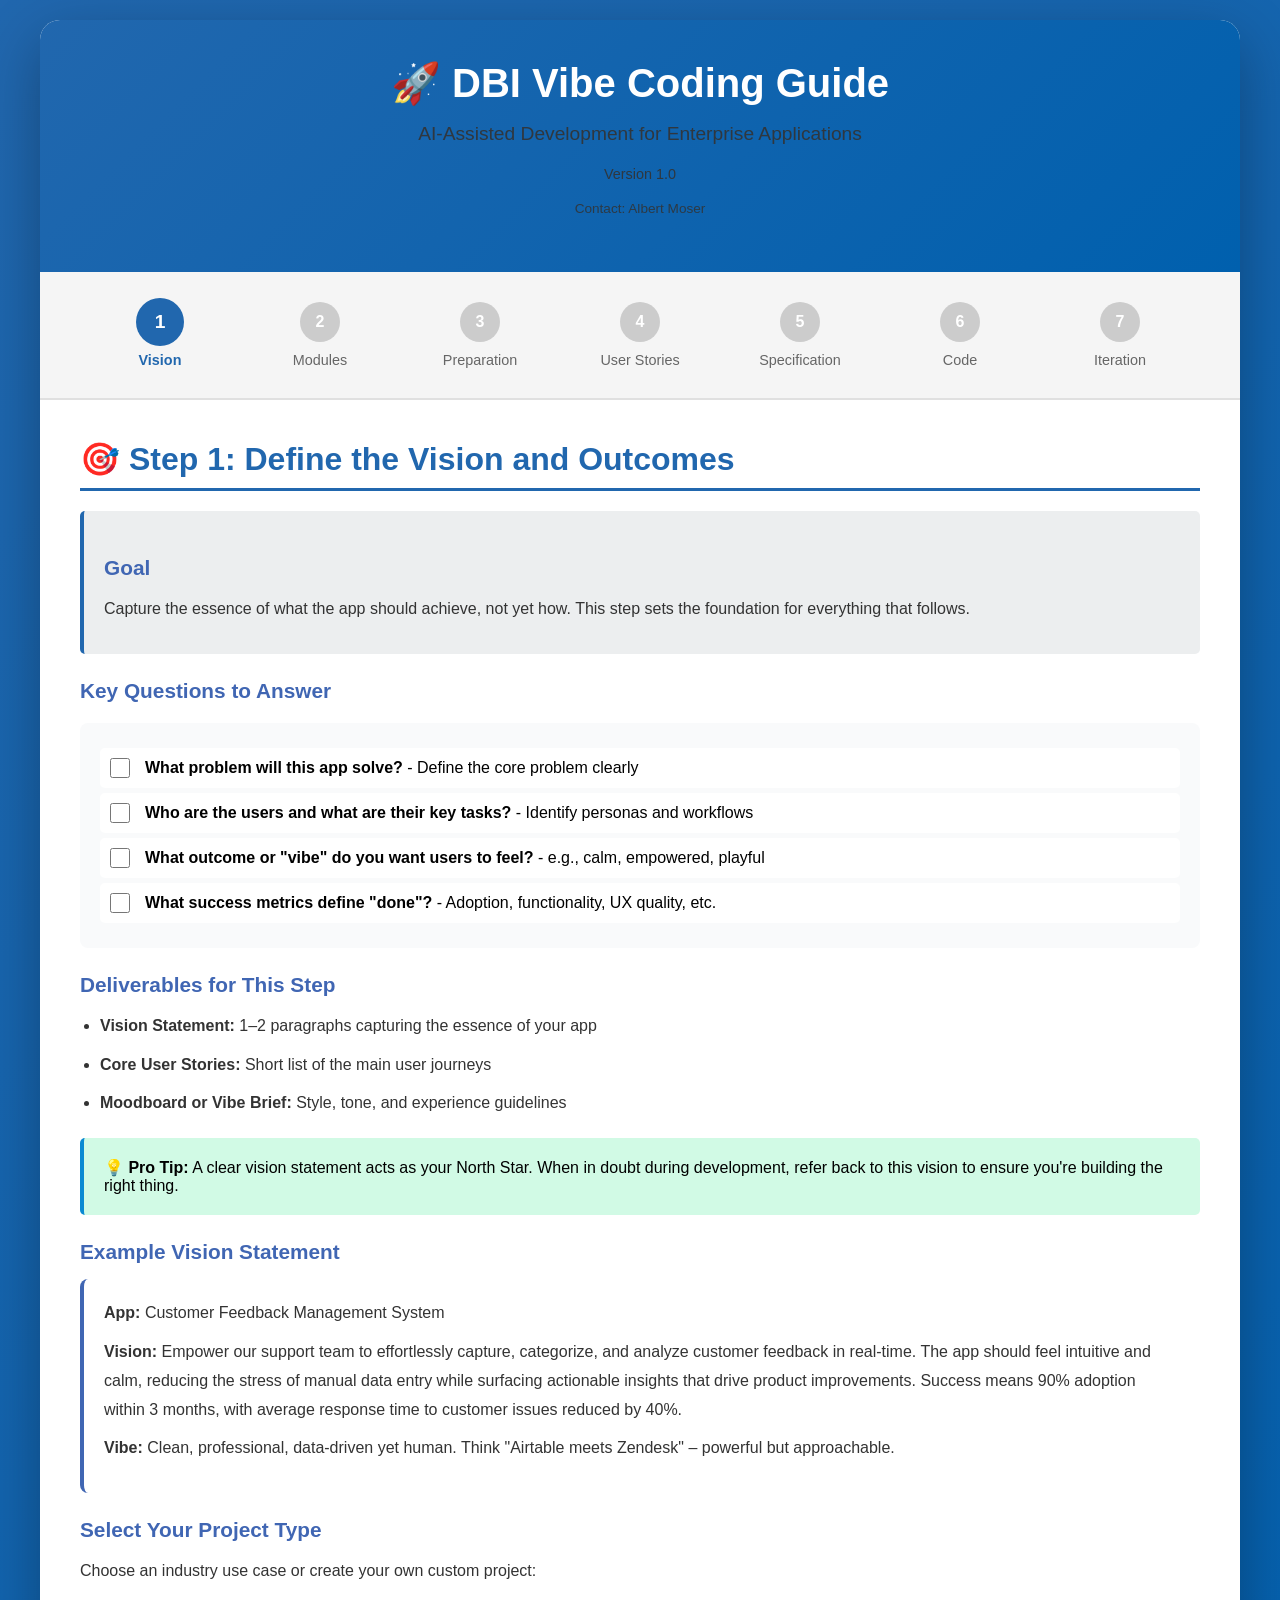
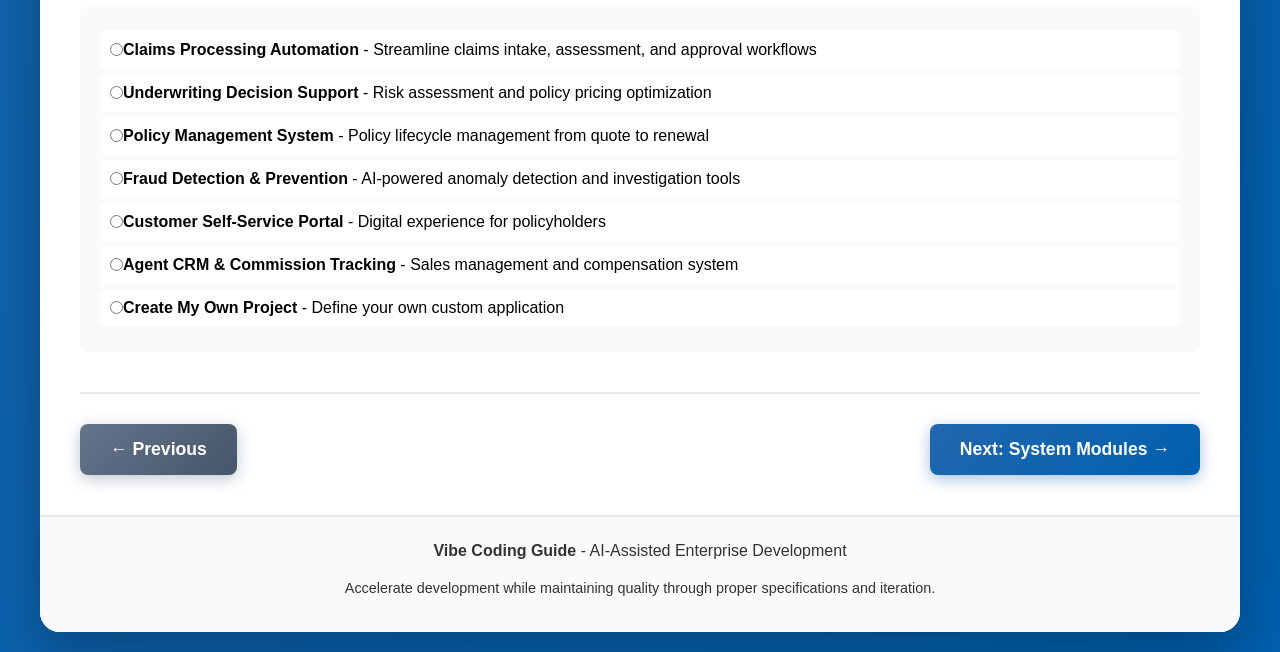
<file: vibe-coding-app.html>
<!DOCTYPE html>
<html lang="en">
<head>
    <meta charset="UTF-8">
    <meta name="viewport" content="width=device-width, initial-scale=1.0">
    <title>Vibe Coding Guide - Enterprise AI-Assisted Development</title>
    <style>
        :root {
            --zurich-blue: #2167AE;      /* Primary - Headers & metrics */
            --zurich-white: #ECEEEF;     /* Backgrounds & contrast */
            --cerulean: #0A8AD2;         /* Stats & borders */
            --endeavour: #0060AE;        /* Footer & gradients */
            --san-marino: #4066B3;       /* Badges & labels */
        }

        * {
            margin: 0;
            padding: 0;
            box-sizing: border-box;
        }

        body {
            font-family: 'Segoe UI', Tahoma, Geneva, Verdana, sans-serif;
            background: linear-gradient(135deg, var(--zurich-blue) 0%, var(--endeavour) 100%);
            min-height: 100vh;
            padding: 20px;
        }

        .container {
            max-width: 1200px;
            margin: 0 auto;
            background: white;
            border-radius: 20px;
            box-shadow: 0 20px 60px rgba(0, 0, 0, 0.3);
            overflow: hidden;
        }

        header {
            background: linear-gradient(135deg, var(--zurich-blue) 0%, var(--endeavour) 100%);
            color: white;
            padding: 40px;
            text-align: center;
        }

        header h1 {
            font-size: 2.5em;
            margin-bottom: 10px;
        }

        header p {
            font-size: 1.2em;
            opacity: 0.9;
        }

        .progress-bar {
            display: flex;
            justify-content: space-between;
            background: #f5f5f5;
            padding: 20px 40px;
            border-bottom: 2px solid #e0e0e0;
        }

        .progress-step {
            flex: 1;
            text-align: center;
            position: relative;
            padding: 10px;
            cursor: pointer;
            transition: all 0.3s;
        }

        .progress-step::before {
            content: attr(data-step);
            display: block;
            width: 40px;
            height: 40px;
            background: #ccc;
            border-radius: 50%;
            margin: 0 auto 10px;
            line-height: 40px;
            font-weight: bold;
            color: white;
            transition: all 0.3s;
        }

        .progress-step.active::before {
            background: var(--zurich-blue);
            transform: scale(1.2);
        }

        .progress-step.completed::before {
            background: var(--cerulean);
            content: "✓";
        }

        .progress-step span {
            display: block;
            font-size: 0.9em;
            color: #666;
        }

        .progress-step.active span {
            color: var(--zurich-blue);
            font-weight: bold;
        }

        .content {
            padding: 40px;
        }

        .section {
            display: none;
            animation: fadeIn 0.5s;
        }

        .section.active {
            display: block;
        }

        @keyframes fadeIn {
            from { opacity: 0; transform: translateY(20px); }
            to { opacity: 1; transform: translateY(0); }
        }

        h2 {
            color: var(--zurich-blue);
            font-size: 2em;
            margin-bottom: 20px;
            border-bottom: 3px solid var(--zurich-blue);
            padding-bottom: 10px;
        }

        h3 {
            color: var(--san-marino);
            margin-top: 25px;
            margin-bottom: 15px;
            font-size: 1.3em;
        }

        p, li {
            line-height: 1.8;
            color: #333;
            margin-bottom: 10px;
        }

        ul {
            margin-left: 20px;
            margin-bottom: 20px;
        }

        .info-box {
            background: var(--zurich-white);
            border-left: 4px solid var(--zurich-blue);
            padding: 20px;
            margin: 20px 0;
            border-radius: 5px;
        }

        .warning-box {
            background: #fef3c7;
            border-left: 4px solid #f59e0b;
            padding: 20px;
            margin: 20px 0;
            border-radius: 5px;
        }

        .success-box {
            background: #d1fae5;
            border-left: 4px solid var(--cerulean);
            padding: 20px;
            margin: 20px 0;
            border-radius: 5px;
        }

        .button-group {
            display: flex;
            gap: 15px;
            margin: 30px 0;
            flex-wrap: wrap;
        }

        button {
            background: linear-gradient(135deg, var(--zurich-blue) 0%, var(--endeavour) 100%);
            color: white;
            border: none;
            padding: 15px 30px;
            font-size: 1.1em;
            border-radius: 8px;
            cursor: pointer;
            transition: all 0.3s;
            font-weight: bold;
            box-shadow: 0 4px 15px rgba(33, 103, 174, 0.4);
        }

        button:hover {
            transform: translateY(-2px);
            box-shadow: 0 6px 20px rgba(33, 103, 174, 0.6);
        }

        button:active {
            transform: translateY(0);
        }

        button.secondary {
            background: linear-gradient(135deg, #64748b 0%, #475569 100%);
            box-shadow: 0 4px 15px rgba(100, 116, 139, 0.4);
        }

        button.secondary:hover {
            box-shadow: 0 6px 20px rgba(100, 116, 139, 0.6);
        }

        .output-area {
            background: #f9fafb;
            border: 2px solid #e5e7eb;
            border-radius: 8px;
            padding: 20px;
            margin: 20px 0;
            min-height: 150px;
            display: none;
        }

        .output-area.visible {
            display: block;
            animation: slideDown 0.4s;
        }

        @keyframes slideDown {
            from { opacity: 0; max-height: 0; }
            to { opacity: 1; max-height: 1000px; }
        }

        .output-area h4 {
            color: var(--zurich-blue);
            margin-bottom: 15px;
            font-size: 1.2em;
        }

        .user-story-template {
            background: white;
            padding: 20px;
            border-radius: 8px;
            border-left: 4px solid var(--cerulean);
            margin-top: 10px;
        }

        .spec-template {
            background: white;
            padding: 20px;
            border-radius: 8px;
            border-left: 4px solid var(--san-marino);
            margin-top: 10px;
        }

        .code-template {
            background: #1e293b;
            color: #e2e8f0;
            padding: 20px;
            border-radius: 8px;
            margin-top: 10px;
            font-family: 'Courier New', monospace;
            overflow-x: auto;
        }

        .code-template pre {
            margin: 0;
            white-space: pre-wrap;
            word-wrap: break-word;
        }

        .navigation {
            display: flex;
            justify-content: space-between;
            margin-top: 40px;
            padding-top: 30px;
            border-top: 2px solid #e5e7eb;
        }

        .checklist {
            background: #f9fafb;
            padding: 20px;
            border-radius: 8px;
            margin: 20px 0;
        }

        .checklist-item {
            display: flex;
            align-items: center;
            padding: 10px;
            margin: 5px 0;
            background: white;
            border-radius: 5px;
            cursor: pointer;
            transition: all 0.3s;
        }

        .checklist-item:hover {
            background: var(--zurich-white);
        }

        .checklist-item input[type="checkbox"] {
            width: 20px;
            height: 20px;
            margin-right: 15px;
            cursor: pointer;
        }

        .iteration-log {
            background: #f9fafb;
            border-radius: 8px;
            padding: 20px;
            margin: 20px 0;
        }

        .iteration-entry {
            background: white;
            padding: 15px;
            margin: 10px 0;
            border-left: 4px solid var(--zurich-blue);
            border-radius: 5px;
        }

        .iteration-entry h5 {
            color: var(--zurich-blue);
            margin-bottom: 10px;
        }

        .badge {
            display: inline-block;
            padding: 5px 12px;
            border-radius: 20px;
            font-size: 0.85em;
            font-weight: bold;
            margin: 5px 5px 5px 0;
        }

        .badge-new { background: var(--zurich-white); color: var(--endeavour); }
        .badge-updated { background: #fef3c7; color: #92400e; }
        .badge-completed { background: #d1fae5; color: #065f46; }

        footer {
            background: #f9fafb;
            padding: 20px 40px;
            text-align: center;
            color: #666;
            border-top: 2px solid #e5e7eb;
        }

        code {
            background: #f1f5f9;
            padding: 2px 6px;
            border-radius: 3px;
            font-family: 'Courier New', monospace;
            color: #be123c;
        }

        .tip {
            background: #fef3c7;
            border-left: 4px solid #f59e0b;
            padding: 15px;
            margin: 15px 0;
            border-radius: 5px;
        }

        .tip strong {
            color: #92400e;
        }
    </style>
</head>
<body>
    <div class="container">
        <header>
            <h1>🚀 DBI Vibe Coding Guide</h1>
            <p>AI-Assisted Development for Enterprise Applications</p>
            <p style="font-size: 0.9em; margin-top: 10px; opacity: 0.9;">Version 1.0</p>
            <p style="font-size: 0.85em; margin-top: 5px; opacity: 0.85;">Contact: Albert Moser</p>
        </header>

        <div class="progress-bar">
            <div class="progress-step active" data-step="1" onclick="goToSection(0)">
                <span>Vision</span>
            </div>
            <div class="progress-step" data-step="2" onclick="goToSection(1)">
                <span>Modules</span>
            </div>
            <div class="progress-step" data-step="3" onclick="goToSection(2)">
                <span>Preparation</span>
            </div>
            <div class="progress-step" data-step="4" onclick="goToSection(3)">
                <span>User Stories</span>
            </div>
            <div class="progress-step" data-step="5" onclick="goToSection(4)">
                <span>Specification</span>
            </div>
            <div class="progress-step" data-step="6" onclick="goToSection(5)">
                <span>Code</span>
            </div>
            <div class="progress-step" data-step="7" onclick="goToSection(6)">
                <span>Iteration</span>
            </div>
        </div>

        <div class="content">
            <!-- Section 1: Vision and Outcomes -->
            <div class="section active" id="section-0">
                <h2>🎯 Step 1: Define the Vision and Outcomes</h2>

                <div class="info-box">
                    <h3>Goal</h3>
                    <p>Capture the essence of what the app should achieve, not yet how. This step sets the foundation for everything that follows.</p>
                </div>

                <h3>Key Questions to Answer</h3>
                <div class="checklist">
                    <div class="checklist-item" onclick="toggleCheck(this)">
                        <input type="checkbox">
                        <label><strong>What problem will this app solve?</strong> - Define the core problem clearly</label>
                    </div>
                    <div class="checklist-item" onclick="toggleCheck(this)">
                        <input type="checkbox">
                        <label><strong>Who are the users and what are their key tasks?</strong> - Identify personas and workflows</label>
                    </div>
                    <div class="checklist-item" onclick="toggleCheck(this)">
                        <input type="checkbox">
                        <label><strong>What outcome or "vibe" do you want users to feel?</strong> - e.g., calm, empowered, playful</label>
                    </div>
                    <div class="checklist-item" onclick="toggleCheck(this)">
                        <input type="checkbox">
                        <label><strong>What success metrics define "done"?</strong> - Adoption, functionality, UX quality, etc.</label>
                    </div>
                </div>

                <h3>Deliverables for This Step</h3>
                <ul>
                    <li><strong>Vision Statement:</strong> 1–2 paragraphs capturing the essence of your app</li>
                    <li><strong>Core User Stories:</strong> Short list of the main user journeys</li>
                    <li><strong>Moodboard or Vibe Brief:</strong> Style, tone, and experience guidelines</li>
                </ul>

                <div class="success-box">
                    <strong>💡 Pro Tip:</strong> A clear vision statement acts as your North Star. When in doubt during development, refer back to this vision to ensure you're building the right thing.
                </div>

                <h3>Example Vision Statement</h3>
                <div class="spec-template">
                    <p><strong>App:</strong> Customer Feedback Management System</p>
                    <p><strong>Vision:</strong> Empower our support team to effortlessly capture, categorize, and analyze customer feedback in real-time. The app should feel intuitive and calm, reducing the stress of manual data entry while surfacing actionable insights that drive product improvements. Success means 90% adoption within 3 months, with average response time to customer issues reduced by 40%.</p>
                    <p><strong>Vibe:</strong> Clean, professional, data-driven yet human. Think "Airtable meets Zendesk" – powerful but approachable.</p>
                </div>

                <h3>Select Your Project Type</h3>
                <p>Choose an industry use case or create your own custom project:</p>

                <div class="checklist">
                    <div class="checklist-item" onclick="selectUseCase(this, 'claims-processing')">
                        <input type="radio" name="usecase" value="claims-processing">
                        <label><strong>Claims Processing Automation</strong> - Streamline claims intake, assessment, and approval workflows</label>
                    </div>
                    <div class="checklist-item" onclick="selectUseCase(this, 'underwriting')">
                        <input type="radio" name="usecase" value="underwriting">
                        <label><strong>Underwriting Decision Support</strong> - Risk assessment and policy pricing optimization</label>
                    </div>
                    <div class="checklist-item" onclick="selectUseCase(this, 'policy-management')">
                        <input type="radio" name="usecase" value="policy-management">
                        <label><strong>Policy Management System</strong> - Policy lifecycle management from quote to renewal</label>
                    </div>
                    <div class="checklist-item" onclick="selectUseCase(this, 'fraud-detection')">
                        <input type="radio" name="usecase" value="fraud-detection">
                        <label><strong>Fraud Detection & Prevention</strong> - AI-powered anomaly detection and investigation tools</label>
                    </div>
                    <div class="checklist-item" onclick="selectUseCase(this, 'customer-portal')">
                        <input type="radio" name="usecase" value="customer-portal">
                        <label><strong>Customer Self-Service Portal</strong> - Digital experience for policyholders</label>
                    </div>
                    <div class="checklist-item" onclick="selectUseCase(this, 'agent-crm')">
                        <input type="radio" name="usecase" value="agent-crm">
                        <label><strong>Agent CRM & Commission Tracking</strong> - Sales management and compensation system</label>
                    </div>
                    <div class="checklist-item" onclick="selectUseCase(this, 'custom-project')">
                        <input type="radio" name="usecase" value="custom-project">
                        <label><strong>Create My Own Project</strong> - Define your own custom application</label>
                    </div>
                </div>

                <div id="customProjectInput" style="display: none; margin: 20px 0;">
                    <div style="background: #f9fafb; padding: 20px; border-radius: 8px; border-left: 4px solid var(--zurich-blue);">
                        <label for="customProjectName" style="display: block; margin-bottom: 10px; font-weight: bold; color: var(--zurich-blue);">
                            Project Name:
                        </label>
                        <input
                            type="text"
                            id="customProjectName"
                            placeholder="e.g., Employee Wellness Platform, Inventory Management System, etc."
                            style="width: 100%; padding: 12px; border: 2px solid #e5e7eb; border-radius: 5px; font-size: 1em; margin-bottom: 15px;"
                            onchange="updateCustomProject('name', this.value)"
                        />
                        <label for="customProjectDescription" style="display: block; margin-bottom: 10px; font-weight: bold; color: var(--zurich-blue);">
                            Brief Description:
                        </label>
                        <textarea
                            id="customProjectDescription"
                            placeholder="Describe what your app will do and who it's for..."
                            style="width: 100%; padding: 12px; border: 2px solid #e5e7eb; border-radius: 5px; font-size: 1em; min-height: 100px;"
                            onchange="updateCustomProject('description', this.value)"
                        ></textarea>
                        <small style="color: #666; margin-top: 8px; display: block;">
                            This information will be used to generate tailored user stories and specifications throughout the guide.
                        </small>
                    </div>
                </div>

                <div class="success-box" id="useCaseSelected" style="display: none;">
                    <strong>✓ Project Selected:</strong> <span id="selectedUseCaseText"></span>
                    <br><small>The guide will be customized for your selected project.</small>
                </div>

                <div class="navigation">
                    <button class="secondary" disabled>← Previous</button>
                    <button onclick="nextSection()">Next: System Modules →</button>
                </div>
            </div>

            <!-- Section 2: System Modules -->
            <div class="section" id="section-1">
                <h2>🧩 Step 2: Break Down the System Into Modules</h2>

                <div class="info-box">
                    <h3>Goal</h3>
                    <p>Convert the vision into logical parts that AI (and your team) can iterate on. Modular thinking enables parallel development and clearer specifications.</p>
                </div>

                <h3>Common System Modules</h3>
                <p>Identify which of these modules apply to your app:</p>

                <div class="checklist">
                    <div class="checklist-item" onclick="toggleCheck(this)">
                        <input type="checkbox">
                        <label><strong>UI/UX and Visual Design</strong> - Frontend components, user flows, design system</label>
                    </div>
                    <div class="checklist-item" onclick="toggleCheck(this)">
                        <input type="checkbox">
                        <label><strong>Core Logic or Algorithmic Engine</strong> - Business rules, calculations, workflows</label>
                    </div>
                    <div class="checklist-item" onclick="toggleCheck(this)">
                        <input type="checkbox">
                        <label><strong>Data Model / API Layer</strong> - Database schema, REST/GraphQL APIs, data validation</label>
                    </div>
                    <div class="checklist-item" onclick="toggleCheck(this)">
                        <input type="checkbox">
                        <label><strong>Authentication & Permissions</strong> - User login, roles, access control</label>
                    </div>
                    <div class="checklist-item" onclick="toggleCheck(this)">
                        <input type="checkbox">
                        <label><strong>Integrations</strong> - GPT API, payments, third-party services, webhooks</label>
                    </div>
                    <div class="checklist-item" onclick="toggleCheck(this)">
                        <input type="checkbox">
                        <label><strong>Deployment and Monitoring</strong> - CI/CD, hosting, logging, analytics</label>
                    </div>
                </div>

                <h3>Deliverables for This Step</h3>
                <ul>
                    <li><strong>Modular Architecture Map:</strong> Textual or diagram showing all major components</li>
                    <li><strong>Dependency Graph:</strong> What depends on what? Which modules can be built in parallel?</li>
                </ul>

                <h3>Example Architecture Map</h3>
                <div class="spec-template">
                    <p><strong>Module 1: Frontend (React SPA)</strong></p>
                    <ul style="margin-left: 20px; margin-top: 10px;">
                        <li>Dashboard component</li>
                        <li>Feedback submission form</li>
                        <li>Analytics visualizations</li>
                        <li>Design system (Tailwind CSS)</li>
                    </ul>

                    <p style="margin-top: 20px;"><strong>Module 2: Backend API (Node.js/Express)</strong></p>
                    <ul style="margin-left: 20px; margin-top: 10px;">
                        <li>RESTful endpoints for CRUD operations</li>
                        <li>Business logic layer</li>
                        <li>Data validation middleware</li>
                    </ul>

                    <p style="margin-top: 20px;"><strong>Module 3: Database (PostgreSQL)</strong></p>
                    <ul style="margin-left: 20px; margin-top: 10px;">
                        <li>Feedback table</li>
                        <li>Users and roles tables</li>
                        <li>Analytics aggregation views</li>
                    </ul>

                    <p style="margin-top: 20px;"><strong>Module 4: Authentication (Auth0 or similar)</strong></p>
                    <ul style="margin-left: 20px; margin-top: 10px;">
                        <li>OAuth 2.0 integration</li>
                        <li>Role-based access control</li>
                    </ul>

                    <p style="margin-top: 20px;"><strong>Dependencies:</strong></p>
                    <ul style="margin-left: 20px; margin-top: 10px;">
                        <li>Frontend depends on Backend API</li>
                        <li>Backend depends on Database</li>
                        <li>All modules depend on Authentication</li>
                        <li>Analytics can be built after core CRUD is working</li>
                    </ul>
                </div>

                <div class="warning-box">
                    <strong>⚠️ Important:</strong> Start with the minimal set of modules needed for your MVP. You can always add more modules later as your app evolves.
                </div>

                <div class="navigation">
                    <button class="secondary" onclick="previousSection()">← Previous</button>
                    <button onclick="nextSection()">Next: Preparation →</button>
                </div>
            </div>

            <!-- Section 3: Preparation -->
            <div class="section" id="section-2">
                <h2>📋 Step 3: Preparation</h2>

                <div class="info-box">
                    <h3>What is Vibe Coding?</h3>
                    <p>Vibe coding is an AI-assisted development approach where you describe what you want in natural language, and AI tools help translate that into working code. In enterprise settings, this accelerates development while maintaining quality through proper specifications and iteration.</p>
                </div>

                <h3>Prerequisites Before You Code</h3>
                <p>Before writing any code, ensure you have these foundations in place:</p>

                <div class="checklist">
                    <div class="checklist-item" onclick="toggleCheck(this)">
                        <input type="checkbox">
                        <label><strong>Define the MVP</strong> - What's the smallest version that delivers value?</label>
                    </div>
                    <div class="checklist-item" onclick="toggleCheck(this)">
                        <input type="checkbox">
                        <label><strong>Establish Technical Requirements</strong> - Authentication, data storage, integrations</label>
                    </div>
                    <div class="checklist-item" onclick="toggleCheck(this)">
                        <input type="checkbox">
                        <label><strong>Choose Your Stack</strong> - Technology decisions based on team and needs</label>
                    </div>
                    <div class="checklist-item" onclick="toggleCheck(this)">
                        <input type="checkbox">
                        <label><strong>Set Up Development Environment</strong> - Git, CI/CD, environments</label>
                    </div>
                    <div class="checklist-item" onclick="toggleCheck(this)">
                        <input type="checkbox">
                        <label><strong>Define Data Models</strong> - Entities, relationships, fields</label>
                    </div>
                </div>

                <h3>Key Technical Considerations</h3>
                <ul>
                    <li><strong>Authentication & Authorization:</strong> Who can access what?</li>
                    <li><strong>Data Storage:</strong> What data, how much, how long?</li>
                    <li><strong>Integration Points:</strong> APIs, third-party services</li>
                    <li><strong>Performance Expectations:</strong> Users, response times, scalability</li>
                    <li><strong>Compliance Requirements:</strong> GDPR, SOC2, industry standards</li>
                </ul>

                <div class="warning-box">
                    <strong>⚠️ Important:</strong> This foundation prevents costly rewrites and ensures AI generates code that fits your actual needs. Don't skip this step!
                </div>

                <div class="navigation">
                    <button class="secondary" onclick="previousSection()">← Previous</button>
                    <button onclick="nextSection()">Next: User Stories →</button>
                </div>
            </div>

            <!-- Section 4: User Stories -->
            <div class="section" id="section-3">
                <h2>📝 Step 4: User Stories</h2>

                <h3>Start with the Business Problem</h3>
                <p>Begin by explaining the business context, user needs, and desired outcomes. AI works best when it understands the "why" behind your requirements.</p>

                <div class="info-box">
                    <strong>Example Context:</strong> "We need a customer feedback system because our support team manually tracks requests in spreadsheets, leading to lost feedback and delayed responses."
                </div>

                <h3>Generate a User Story</h3>
                <p>User stories follow a structured format that helps AI understand your needs:</p>

                <div class="button-group">
                    <button onclick="generateUserStory()">🎲 User Story Shuffle</button>
                    <button class="secondary" onclick="clearUserStory()">Clear</button>
                </div>

                <div class="output-area" id="userStoryOutput">
                    <h4>Generated User Story</h4>
                    <div class="user-story-template" id="userStoryContent">
                        <!-- User story will be inserted here -->
                    </div>
                </div>

                <h3>User Story Best Practices</h3>
                <ul>
                    <li>Start broad, then drill down into specifics</li>
                    <li>Ask AI: "What requirements are we missing?"</li>
                    <li>Request technical considerations: security, scalability, compliance</li>
                    <li>Include acceptance criteria and test scenarios</li>
                    <li>Define success metrics</li>
                </ul>

                <div class="tip">
                    <strong>💡 Pro Tip:</strong> Save AI-generated specs in your repository alongside code for version control and team alignment.
                </div>

                <div class="navigation">
                    <button class="secondary" onclick="previousSection()">← Previous</button>
                    <button onclick="nextSection()">Next: Specification →</button>
                </div>
            </div>

            <!-- Section 5: Specification -->
            <div class="section" id="section-4">
                <h2>📐 Step 5: Specification</h2>

                <h3>Transform User Story into Technical Specification</h3>
                <p>A good specification bridges business requirements and technical implementation. It should be detailed enough for AI to generate accurate code.</p>

                <div class="button-group">
                    <button onclick="generateSpecification()">📋 Write Specification</button>
                    <button class="secondary" onclick="clearSpecification()">Clear</button>
                </div>

                <div class="output-area" id="specificationOutput">
                    <h4>Generated Specification</h4>
                    <div class="spec-template" id="specificationContent">
                        <!-- Specification will be inserted here -->
                    </div>
                </div>

                <h3>What Makes a Great Specification?</h3>
                <ul>
                    <li><strong>Clear Scope:</strong> What's in and what's out</li>
                    <li><strong>Data Models:</strong> Entities, fields, relationships</li>
                    <li><strong>API Contracts:</strong> Endpoints, methods, request/response formats</li>
                    <li><strong>Business Rules:</strong> Validation logic, calculations, workflows</li>
                    <li><strong>Edge Cases:</strong> Error handling, boundary conditions</li>
                    <li><strong>Security Requirements:</strong> Authentication, authorization, data protection</li>
                    <li><strong>Performance Criteria:</strong> Response times, throughput, scalability</li>
                </ul>

                <div class="success-box">
                    <strong>✅ Living Documentation:</strong> Use AI to maintain specification documents that evolve with your code. Keep specifications in sync as requirements change.
                </div>

                <div class="navigation">
                    <button class="secondary" onclick="previousSection()">← Previous</button>
                    <button onclick="nextSection()">Next: Code Generation →</button>
                </div>
            </div>

            <!-- Section 6: Code Generation -->
            <div class="section" id="section-5">
                <h2>💻 Step 6: Code Generation</h2>

                <h3>From Specification to Working Code</h3>
                <p>With a solid specification, AI can generate code that matches your requirements. The key is to be specific about your technology stack and coding standards.</p>

                <div class="button-group">
                    <button onclick="generateCode()">⚡ Generate Code</button>
                    <button class="secondary" onclick="clearCode()">Clear</button>
                </div>

                <div class="output-area" id="codeOutput">
                    <h4>Generated Code</h4>
                    <div class="code-template" id="codeContent">
                        <!-- Code will be inserted here -->
                    </div>
                </div>

                <h3>Incremental Development Approach</h3>
                <div class="checklist">
                    <div class="checklist-item" onclick="toggleCheck(this)">
                        <input type="checkbox">
                        <label><strong>Week 1:</strong> Core data models + basic CRUD operations</label>
                    </div>
                    <div class="checklist-item" onclick="toggleCheck(this)">
                        <input type="checkbox">
                        <label><strong>Week 2:</strong> Business logic + validation rules</label>
                    </div>
                    <div class="checklist-item" onclick="toggleCheck(this)">
                        <input type="checkbox">
                        <label><strong>Week 3:</strong> User interface + integration</label>
                    </div>
                    <div class="checklist-item" onclick="toggleCheck(this)">
                        <input type="checkbox">
                        <label><strong>Week 4:</strong> Security + error handling</label>
                    </div>
                </div>

                <h3>Enterprise Best Practices</h3>

                <div class="info-box">
                    <h4>Governance and Quality</h4>
                    <ul>
                        <li><strong>Code Reviews:</strong> AI-generated code still needs human review</li>
                        <li><strong>Security Scanning:</strong> Run automated security checks on all generated code</li>
                        <li><strong>Testing:</strong> AI can write tests, but verify they're comprehensive</li>
                        <li><strong>Documentation:</strong> Keep AI conversation logs for knowledge transfer</li>
                    </ul>
                </div>

                <div class="warning-box">
                    <h4>Risk Management</h4>
                    <ul>
                        <li>Never expose sensitive data in AI prompts</li>
                        <li>Review AI suggestions for licensing and IP concerns</li>
                        <li>Maintain human oversight on architectural decisions</li>
                        <li>Have fallback plans when AI suggestions aren't suitable</li>
                    </ul>
                </div>

                <div class="navigation">
                    <button class="secondary" onclick="previousSection()">← Previous</button>
                    <button onclick="nextSection()">Next: Iteration →</button>
                </div>
            </div>

            <!-- Section 7: Iteration -->
            <div class="section" id="section-6">
                <h2>🔄 Step 7: Iteration & Refinement</h2>

                <h3>The Iterative Cycle</h3>
                <p>Vibe coding is not a one-shot process. It's a continuous cycle of refinement between specifications, code, and testing.</p>

                <div class="info-box">
                    <h4>The Three-Step Iteration Loop</h4>
                    <ol>
                        <li><strong>Specification → Code:</strong> Start with clear user story, generate implementation</li>
                        <li><strong>Code → Enhanced Specification:</strong> Discover gaps, update requirements</li>
                        <li><strong>Testing → Refinement:</strong> Test against acceptance criteria, adjust both specs and code</li>
                    </ol>
                </div>

                <h3>Track Your Iterations</h3>
                <div class="button-group">
                    <button onclick="addIteration()">➕ Log Iteration</button>
                    <button class="secondary" onclick="clearIterations()">Clear Log</button>
                </div>

                <div class="iteration-log">
                    <h4>Iteration History</h4>
                    <div id="iterationLog">
                        <p style="color: #666; font-style: italic;">No iterations logged yet. Click "Log Iteration" to start tracking your development cycle.</p>
                    </div>
                </div>

                <h3>Continuous Alignment Questions</h3>
                <ul>
                    <li>Does the code still match business needs?</li>
                    <li>What edge cases did we discover during implementation?</li>
                    <li>Are there new requirements that emerged?</li>
                    <li>What technical decisions were made and why?</li>
                    <li>Are our acceptance criteria still valid?</li>
                </ul>

                <h3>Useful AI Prompts for Iteration</h3>
                <div class="spec-template">
                    <p><strong>"Here's my data model. Generate the database schema and API endpoints."</strong></p>
                    <p><strong>"Based on this code, what test cases should I write?"</strong></p>
                    <p><strong>"Review this implementation against the original spec. What's missing?"</strong></p>
                    <p><strong>"What security vulnerabilities should I check for in this code?"</strong></p>
                    <p><strong>"How can I optimize this code for better performance?"</strong></p>
                </div>

                <h3>Maintain Documentation</h3>
                <div class="checklist">
                    <div class="checklist-item" onclick="toggleCheck(this)">
                        <input type="checkbox">
                        <label>Document why specifications changed</label>
                    </div>
                    <div class="checklist-item" onclick="toggleCheck(this)">
                        <input type="checkbox">
                        <label>Track decisions made during coding</label>
                    </div>
                    <div class="checklist-item" onclick="toggleCheck(this)">
                        <input type="checkbox">
                        <label>Create audit trail for compliance</label>
                    </div>
                    <div class="checklist-item" onclick="toggleCheck(this)">
                        <input type="checkbox">
                        <label>Share effective prompts across teams</label>
                    </div>
                    <div class="checklist-item" onclick="toggleCheck(this)">
                        <input type="checkbox">
                        <label>Build internal libraries of reusable components</label>
                    </div>
                </div>

                <div class="success-box">
                    <h4>🚀 Getting Started Tomorrow</h4>
                    <ol>
                        <li>Pick one user story from your backlog</li>
                        <li>Use AI to expand it into detailed specifications with acceptance criteria</li>
                        <li>Have AI generate the basic structure - data models, APIs, and initial UI</li>
                        <li>Test and iterate - what works? what's missing?</li>
                        <li>Document learnings - build your team's vibe coding playbook</li>
                    </ol>
                </div>

                <div class="tip">
                    <strong>💡 Remember:</strong> The key to successful vibe coding in enterprise environments is treating AI as a collaborative partner that accelerates development, not a replacement for proper planning, specifications, and human judgment.
                </div>

                <div class="navigation">
                    <button class="secondary" onclick="previousSection()">← Previous</button>
                    <button onclick="resetApp()">🔄 Start Over</button>
                </div>
            </div>
        </div>

        <footer>
            <p><strong>Vibe Coding Guide</strong> - AI-Assisted Enterprise Development</p>
            <p style="font-size: 0.9em; margin-top: 10px;">Accelerate development while maintaining quality through proper specifications and iteration.</p>
        </footer>
    </div>

    <script>
        let currentSection = 0;
        let iterations = [];
        let generatedUserStory = null;
        let generatedSpec = null;
        let selectedUseCase = null;
        let customProjectName = '';
        let customProjectDescription = '';

        // Sample user stories for the shuffle feature
        const sampleUserStories = [
            {
                useCase: "general",
                role: "Support Team Manager",
                action: "collect and categorize customer feedback in a centralized system",
                benefit: "we can identify trends and improve our products based on real user needs",
                acceptanceCriteria: [
                    "Feedback can be submitted via web form with category selection",
                    "All feedback is stored with timestamp and customer information",
                    "Feedback can be filtered by category, date range, and priority",
                    "Support team can add notes and track resolution status",
                    "Monthly summary reports can be generated automatically"
                ],
                technicalConsiderations: [
                    "Secure authentication for support team access",
                    "Data encryption for customer information",
                    "Scalable database design for growing feedback volume",
                    "API endpoints for potential mobile app integration"
                ]
            },
            {
                useCase: "general",
                role: "Sales Representative",
                action: "track customer interactions and follow-up tasks in one place",
                benefit: "I never miss important follow-ups and can build stronger customer relationships",
                acceptanceCriteria: [
                    "Log calls, emails, and meetings with timestamps",
                    "Set follow-up reminders with customizable notifications",
                    "View complete customer interaction history",
                    "Tag interactions by type and importance",
                    "Integration with calendar for scheduled activities"
                ],
                technicalConsiderations: [
                    "Real-time notifications via email and push",
                    "Role-based access control for team vs. personal data",
                    "Calendar API integration (Google, Outlook)",
                    "Mobile-responsive design for field access"
                ]
            },
            {
                useCase: "general",
                role: "Project Manager",
                action: "visualize project progress and resource allocation across teams",
                benefit: "I can identify bottlenecks early and make data-driven decisions",
                acceptanceCriteria: [
                    "Dashboard showing all active projects and their status",
                    "Resource allocation view by team member",
                    "Timeline visualization with dependencies",
                    "Automated alerts for approaching deadlines",
                    "Export reports in PDF and Excel formats"
                ],
                technicalConsiderations: [
                    "Real-time data synchronization across teams",
                    "Performance optimization for large datasets",
                    "Customizable dashboard widgets",
                    "Integration with existing project management tools"
                ]
            },
            {
                useCase: "general",
                role: "HR Administrator",
                action: "automate employee onboarding with document collection and task tracking",
                benefit: "new hires have a smooth experience and compliance requirements are met",
                acceptanceCriteria: [
                    "Automated welcome emails with required documents checklist",
                    "Digital signature capability for employment forms",
                    "Progress tracking for each onboarding task",
                    "Integration with IT for equipment provisioning",
                    "Compliance reporting for audit purposes"
                ],
                technicalConsiderations: [
                    "Secure document storage with encryption",
                    "E-signature API integration",
                    "GDPR and data privacy compliance",
                    "SSO integration with corporate identity provider",
                    "Workflow automation engine"
                ]
            },
            {
                useCase: "general",
                role: "Finance Analyst",
                action: "consolidate expense reports from multiple departments automatically",
                benefit: "I can reduce manual data entry and produce accurate budget reports faster",
                acceptanceCriteria: [
                    "Import expense data from various sources (CSV, API, email)",
                    "Automatic categorization using machine learning",
                    "Duplicate detection and merging",
                    "Approval workflow with multi-level authorization",
                    "Real-time budget vs. actual comparison"
                ],
                technicalConsiderations: [
                    "OCR for receipt scanning",
                    "ML model for expense categorization",
                    "Integration with accounting systems (QuickBooks, SAP)",
                    "Audit trail for all transactions",
                    "Currency conversion for international expenses"
                ]
            },
            // Insurance Sector User Stories
            {
                useCase: "claims-processing",
                role: "Claims Adjuster",
                action: "automate claims intake and initial assessment with AI-assisted damage evaluation",
                benefit: "I can process more claims faster while maintaining accuracy and reducing fraud",
                acceptanceCriteria: [
                    "Accept claims via web portal, mobile app, and API integration",
                    "AI-powered image analysis for damage assessment",
                    "Automatic assignment to appropriate adjuster based on claim type and workload",
                    "Real-time status updates for policyholders",
                    "Fraud detection alerts based on pattern analysis",
                    "Integration with payment systems for approved claims"
                ],
                technicalConsiderations: [
                    "Machine learning models for damage assessment and fraud detection",
                    "Secure document storage for claim evidence (photos, reports)",
                    "Real-time notification system (SMS, email, push)",
                    "Integration with policy management system",
                    "Compliance with insurance regulations (state-specific)",
                    "Audit trail for all claim decisions"
                ]
            },
            {
                useCase: "underwriting",
                role: "Underwriter",
                action: "leverage AI-powered risk assessment tools to evaluate policy applications quickly",
                benefit: "I can make data-driven decisions, price policies accurately, and reduce approval time",
                acceptanceCriteria: [
                    "Automated data collection from multiple sources (credit, public records, telematics)",
                    "Risk scoring engine with explainable AI outputs",
                    "What-if analysis for pricing scenarios",
                    "Automated approval for low-risk applications within predefined parameters",
                    "Integration with external data providers (MVR, CLUE, credit bureaus)",
                    "Dashboard showing portfolio risk distribution"
                ],
                technicalConsiderations: [
                    "API integrations with external data providers",
                    "ML models for risk prediction with model explainability",
                    "Real-time calculation engine for premium pricing",
                    "Role-based access control for sensitive information",
                    "Compliance with fair lending and anti-discrimination laws",
                    "Version control for rating algorithms and audit trails"
                ]
            },
            {
                useCase: "policy-management",
                role: "Policy Administrator",
                action: "manage the complete policy lifecycle from quote to renewal in a single system",
                benefit: "I can reduce errors, improve customer experience, and increase renewal rates",
                acceptanceCriteria: [
                    "Quote generation with real-time pricing",
                    "Digital policy issuance and e-signature capability",
                    "Mid-term endorsements and policy changes",
                    "Automated renewal processing with lapse prevention",
                    "Billing and payment integration",
                    "Document generation and storage for all policy documents"
                ],
                technicalConsiderations: [
                    "Integration with underwriting and claims systems",
                    "Rating engine for premium calculations",
                    "Workflow engine for approval processes",
                    "E-signature integration (DocuSign, Adobe Sign)",
                    "Payment gateway integration",
                    "Document management with version control",
                    "State-specific forms and compliance rules"
                ]
            },
            {
                useCase: "fraud-detection",
                role: "Special Investigator",
                action: "identify suspicious claims and patterns using AI-powered fraud detection tools",
                benefit: "I can investigate high-risk cases more efficiently and reduce fraudulent payouts",
                acceptanceCriteria: [
                    "Real-time fraud scoring for incoming claims",
                    "Pattern detection across claims (e.g., similar providers, locations, injuries)",
                    "Link analysis to identify relationships between claimants, providers, and attorneys",
                    "Anomaly detection for unusual claim characteristics",
                    "Case management with evidence tracking and investigation notes",
                    "Reporting and analytics dashboard for fraud trends"
                ],
                technicalConsiderations: [
                    "Machine learning models for fraud detection",
                    "Graph database for relationship mapping",
                    "Integration with external fraud databases (NICB, ISO)",
                    "Natural language processing for claim narratives",
                    "Secure access to sensitive investigation data",
                    "API integration with claims management system",
                    "Compliance with privacy laws during investigations"
                ]
            },
            {
                useCase: "customer-portal",
                role: "Policyholder",
                action: "access my insurance information and perform self-service tasks through a mobile-friendly portal",
                benefit: "I can manage my policies 24/7 without calling customer service",
                acceptanceCriteria: [
                    "View all active policies and coverage details",
                    "Make payments and view billing history",
                    "File and track claims with photo upload capability",
                    "Request policy changes (address, vehicle, coverage)",
                    "Download ID cards and policy documents",
                    "Chat support with AI-powered virtual assistant",
                    "Secure authentication with multi-factor options"
                ],
                technicalConsiderations: [
                    "Responsive web design and native mobile apps (iOS, Android)",
                    "Integration with policy, billing, and claims systems",
                    "Secure authentication (OAuth 2.0, biometric)",
                    "Push notifications for important updates",
                    "Chatbot with NLP for common inquiries",
                    "Document viewer and secure download",
                    "Payment gateway integration (PCI DSS compliance)"
                ]
            },
            {
                useCase: "agent-crm",
                role: "Insurance Agent",
                action: "track my sales pipeline and commission earnings in a unified system",
                benefit: "I can focus on selling while the system handles administrative tasks and commission calculations",
                acceptanceCriteria: [
                    "Lead and opportunity management with pipeline tracking",
                    "Quote generation integrated with rating engine",
                    "Policy binding and submission workflow",
                    "Real-time commission tracking and statements",
                    "Customer relationship management with interaction history",
                    "Task management and calendar integration",
                    "Performance dashboard with sales metrics"
                ],
                technicalConsiderations: [
                    "Integration with policy management and underwriting systems",
                    "Commission calculation engine with configurable rules",
                    "Calendar API integration (Google Calendar, Outlook)",
                    "Email integration for communication tracking",
                    "Mobile-responsive design for field agents",
                    "Role-based access for agency hierarchy (agent, manager, owner)",
                    "Reporting engine for sales analytics"
                ]
            }
        ];

        function goToSection(index) {
            if (index >= 0 && index < 7) {
                const sections = document.querySelectorAll('.section');
                const steps = document.querySelectorAll('.progress-step');

                sections[currentSection].classList.remove('active');
                steps[currentSection].classList.remove('active');

                currentSection = index;

                sections[currentSection].classList.add('active');
                steps[currentSection].classList.add('active');

                // Mark previous steps as completed
                steps.forEach((step, i) => {
                    if (i < currentSection) {
                        step.classList.add('completed');
                    } else if (i > currentSection) {
                        step.classList.remove('completed');
                    }
                });

                window.scrollTo({ top: 0, behavior: 'smooth' });
            }
        }

        function nextSection() {
            if (currentSection < 6) {
                goToSection(currentSection + 1);
            }
        }

        function previousSection() {
            if (currentSection > 0) {
                goToSection(currentSection - 1);
            }
        }

        function toggleCheck(element) {
            const checkbox = element.querySelector('input[type="checkbox"]');
            checkbox.checked = !checkbox.checked;
        }

        function selectUseCase(element, useCase) {
            // Update radio button
            const radio = element.querySelector('input[type="radio"]');
            radio.checked = true;

            // Store selected use case
            selectedUseCase = useCase;

            // Show/hide custom project input
            const customInput = document.getElementById('customProjectInput');
            if (useCase === 'custom-project') {
                customInput.style.display = 'block';
            } else {
                customInput.style.display = 'none';
            }

            // Show success message
            const successBox = document.getElementById('useCaseSelected');
            const useCaseText = document.getElementById('selectedUseCaseText');

            const useCaseNames = {
                'claims-processing': 'Claims Processing Automation',
                'underwriting': 'Underwriting Decision Support',
                'policy-management': 'Policy Management System',
                'fraud-detection': 'Fraud Detection & Prevention',
                'customer-portal': 'Customer Self-Service Portal',
                'agent-crm': 'Agent CRM & Commission Tracking',
                'custom-project': customProjectName || 'Custom Project'
            };

            useCaseText.textContent = useCaseNames[useCase];
            successBox.style.display = 'block';
        }

        function updateCustomProject(field, value) {
            if (field === 'name') {
                customProjectName = value;
            } else if (field === 'description') {
                customProjectDescription = value;
            }

            // Update success message if custom project is selected
            if (selectedUseCase === 'custom-project' && customProjectName) {
                const useCaseText = document.getElementById('selectedUseCaseText');
                useCaseText.textContent = customProjectName;
            }
        }

        function generateUserStory() {
            let randomStory;

            // Handle custom project
            if (selectedUseCase === 'custom-project') {
                if (!customProjectName || !customProjectDescription) {
                    alert('Please enter both a project name and description for your custom project.');
                    return;
                }

                // Generate a generic user story for the custom project
                randomStory = {
                    useCase: 'custom-project',
                    role: 'End User',
                    action: `use the ${customProjectName} to ${customProjectDescription}`,
                    benefit: 'I can achieve my goals more efficiently and effectively',
                    acceptanceCriteria: [
                        'System provides intuitive user interface',
                        'Core functionality works as described',
                        'Data is stored securely and reliably',
                        'System responds quickly to user actions',
                        'Error messages are clear and helpful'
                    ],
                    technicalConsiderations: [
                        'Scalable architecture to handle growth',
                        'Secure authentication and authorization',
                        'RESTful API design for flexibility',
                        'Responsive design for mobile and desktop',
                        'Comprehensive error handling and logging'
                    ]
                };
            } else {
                // Filter stories by selected use case
                let availableStories = sampleUserStories;
                if (selectedUseCase) {
                    availableStories = sampleUserStories.filter(story => story.useCase === selectedUseCase);
                } else {
                    // If no use case selected, use general stories
                    availableStories = sampleUserStories.filter(story => story.useCase === 'general');
                }

                if (availableStories.length === 0) {
                    alert('No user stories available for the selected use case. Please try another.');
                    return;
                }

                randomStory = availableStories[Math.floor(Math.random() * availableStories.length)];
            }

            generatedUserStory = randomStory;

            const output = document.getElementById('userStoryOutput');
            const content = document.getElementById('userStoryContent');

            content.innerHTML = `
                <h4>User Story</h4>
                <p style="font-size: 1.1em; margin-bottom: 20px;">
                    <strong>As a</strong> ${randomStory.role}<br>
                    <strong>I want to</strong> ${randomStory.action}<br>
                    <strong>So that</strong> ${randomStory.benefit}
                </p>

                <h4 style="margin-top: 25px;">Acceptance Criteria</h4>
                <ul style="margin-left: 20px;">
                    ${randomStory.acceptanceCriteria.map(criteria => `<li>${criteria}</li>`).join('')}
                </ul>

                <h4 style="margin-top: 25px;">Technical Considerations</h4>
                <ul style="margin-left: 20px;">
                    ${randomStory.technicalConsiderations.map(tech => `<li>${tech}</li>`).join('')}
                </ul>
            `;

            output.classList.add('visible');
        }

        function clearUserStory() {
            const output = document.getElementById('userStoryOutput');
            output.classList.remove('visible');
            generatedUserStory = null;
        }

        function generateSpecification() {
            if (!generatedUserStory) {
                alert('Please generate a user story first!');
                goToSection(1);
                return;
            }

            const output = document.getElementById('specificationOutput');
            const content = document.getElementById('specificationContent');

            // Generate specification based on the user story
            const spec = generateSpecFromStory(generatedUserStory);
            generatedSpec = spec;

            content.innerHTML = `
                <h4>Technical Specification</h4>

                <div style="background: var(--zurich-white); padding: 15px; border-radius: 5px; margin: 15px 0; border-left: 4px solid var(--zurich-blue);">
                    <strong>Based on User Story:</strong><br>
                    <em>"As a ${generatedUserStory.role}, I want to ${generatedUserStory.action}, so that ${generatedUserStory.benefit}"</em>
                </div>

                <h5 style="color: var(--san-marino); margin-top: 20px;">1. Scope</h5>
                <p>${spec.scope}</p>

                <h5 style="color: var(--san-marino); margin-top: 20px;">2. Data Models</h5>
                <pre style="background: #f1f5f9; padding: 15px; border-radius: 5px; overflow-x: auto;">${spec.dataModels}</pre>

                <h5 style="color: var(--san-marino); margin-top: 20px;">3. API Endpoints</h5>
                <pre style="background: #f1f5f9; padding: 15px; border-radius: 5px; overflow-x: auto;">${spec.apiEndpoints}</pre>

                <h5 style="color: var(--san-marino); margin-top: 20px;">4. Business Rules</h5>
                <ul style="margin-left: 20px;">
                    ${spec.businessRules.map(rule => `<li>${rule}</li>`).join('')}
                </ul>

                <h5 style="color: var(--san-marino); margin-top: 20px;">5. Security Requirements</h5>
                <ul style="margin-left: 20px;">
                    ${spec.securityRequirements.map(req => `<li>${req}</li>`).join('')}
                </ul>

                <h5 style="color: var(--san-marino); margin-top: 20px;">6. Performance Criteria</h5>
                <ul style="margin-left: 20px;">
                    ${spec.performanceCriteria.map(criteria => `<li>${criteria}</li>`).join('')}
                </ul>
            `;

            output.classList.add('visible');
        }

        function generateSpecFromStory(story) {
            // This is a simplified spec generator
            const specs = {
                "Support Team Manager": {
                    scope: "Build a customer feedback management system with categorization, tracking, and reporting capabilities. Focus on web-based interface with future mobile API support.",
                    dataModels: `Feedback {
  id: UUID
  customerId: UUID
  category: String (enum)
  priority: String (enum)
  description: Text
  status: String (enum)
  createdAt: Timestamp
  resolvedAt: Timestamp
  assignedTo: UUID
}

Customer {
  id: UUID
  name: String
  email: String
  company: String
}

Note {
  id: UUID
  feedbackId: UUID
  userId: UUID
  content: Text
  createdAt: Timestamp
}`,
                    apiEndpoints: `POST   /api/feedback              Create new feedback
GET    /api/feedback              List all feedback (paginated)
GET    /api/feedback/:id          Get feedback details
PUT    /api/feedback/:id          Update feedback
DELETE /api/feedback/:id          Delete feedback
POST   /api/feedback/:id/notes    Add note to feedback
GET    /api/reports/monthly       Generate monthly summary`,
                    businessRules: [
                        "Feedback must have a category and priority before submission",
                        "Only assigned team members can change feedback status",
                        "Resolved feedback cannot be deleted, only archived",
                        "Monthly reports aggregate by category and priority"
                    ],
                    securityRequirements: [
                        "JWT-based authentication for all API endpoints",
                        "Role-based access control (Admin, Support, Read-only)",
                        "Encrypt customer PII at rest and in transit",
                        "Audit logging for all data modifications"
                    ],
                    performanceCriteria: [
                        "API response time < 200ms for 95th percentile",
                        "Support 1000 concurrent users",
                        "Handle 10,000 feedback items without degradation"
                    ]
                },
                "Sales Representative": {
                    scope: "Create a customer interaction tracking system with follow-up reminders and calendar integration.",
                    dataModels: `Interaction {
  id: UUID
  customerId: UUID
  type: String (call, email, meeting)
  notes: Text
  timestamp: Timestamp
  tags: Array<String>
  followUpDate: Timestamp
  completed: Boolean
}

FollowUpTask {
  id: UUID
  interactionId: UUID
  dueDate: Timestamp
  reminderSent: Boolean
  completed: Boolean
}`,
                    apiEndpoints: `POST   /api/interactions           Create interaction
GET    /api/interactions           List interactions
PUT    /api/interactions/:id       Update interaction
POST   /api/followups              Create follow-up task
GET    /api/followups/pending      Get pending tasks
PUT    /api/followups/:id/complete Mark task complete`,
                    businessRules: [
                        "Follow-up tasks auto-created when followUpDate is set",
                        "Reminders sent 24 hours before due date",
                        "Interaction history sorted by timestamp descending",
                        "Tags are case-insensitive and auto-suggest existing tags"
                    ],
                    securityRequirements: [
                        "User can only access their own interactions unless manager role",
                        "OAuth 2.0 for calendar integration",
                        "End-to-end encryption for customer notes",
                        "Session timeout after 30 minutes of inactivity"
                    ],
                    performanceCriteria: [
                        "Calendar sync completes within 5 seconds",
                        "Mobile app loads interaction list in < 1 second",
                        "Push notifications delivered within 1 minute"
                    ]
                },
                "Project Manager": {
                    scope: "Build a comprehensive project management dashboard with real-time progress tracking, resource allocation views, timeline visualization, and automated reporting capabilities.",
                    dataModels: `Project {
  id: UUID
  name: String
  description: Text
  status: String (enum: planning, active, on-hold, completed)
  startDate: Date
  endDate: Date
  budget: Decimal
  ownerId: UUID
  createdAt: Timestamp
  updatedAt: Timestamp
}

Task {
  id: UUID
  projectId: UUID
  title: String
  description: Text
  status: String (enum: todo, in-progress, blocked, done)
  priority: String (enum: low, medium, high, critical)
  assignedTo: UUID
  estimatedHours: Decimal
  actualHours: Decimal
  dueDate: Date
  dependencies: Array<UUID>
}

Resource {
  id: UUID
  userId: UUID
  projectId: UUID
  role: String
  allocation: Decimal (percentage)
  startDate: Date
  endDate: Date
}

Milestone {
  id: UUID
  projectId: UUID
  title: String
  targetDate: Date
  achieved: Boolean
  achievedDate: Date
}`,
                    apiEndpoints: `POST   /api/projects                      Create project
GET    /api/projects                      List all projects
GET    /api/projects/:id                  Get project details
PUT    /api/projects/:id                  Update project
GET    /api/projects/:id/tasks            Get project tasks
POST   /api/tasks                         Create task
PUT    /api/tasks/:id                     Update task status
GET    /api/resources/allocation          Get team allocation
GET    /api/dashboard/overview            Get dashboard data
POST   /api/reports/export                Export report (PDF/Excel)
GET    /api/alerts/deadlines              Get approaching deadlines`,
                    businessRules: [
                        "Task cannot be marked complete if it has incomplete dependencies",
                        "Alert generated when task is 80% through timeline with status 'todo' or 'in-progress'",
                        "Resource allocation cannot exceed 100% for any team member",
                        "Project status auto-updates to 'completed' when all milestones achieved",
                        "Dashboard refreshes every 5 minutes for real-time data",
                        "Reports include data from selected date range with all project metrics"
                    ],
                    securityRequirements: [
                        "Project Managers can view all projects, team members only assigned projects",
                        "Role-based permissions: Admin, PM, Team Lead, Team Member",
                        "API rate limiting: 100 requests per minute per user",
                        "Audit trail for all project and task modifications",
                        "Data export restricted to users with 'export' permission"
                    ],
                    performanceCriteria: [
                        "Dashboard loads in < 2 seconds with up to 50 active projects",
                        "API response time < 300ms for 95th percentile",
                        "Support 500 concurrent users",
                        "Real-time updates propagate to all users within 5 seconds",
                        "Report generation completes within 10 seconds for 6-month data range"
                    ]
                },
                "HR Administrator": {
                    scope: "Develop an automated employee onboarding system with document management, task tracking, workflow automation, and compliance reporting.",
                    dataModels: `Employee {
  id: UUID
  firstName: String
  lastName: String
  email: String
  department: String
  position: String
  startDate: Date
  managerId: UUID
  status: String (enum: pending, active, inactive)
  createdAt: Timestamp
}

OnboardingWorkflow {
  id: UUID
  employeeId: UUID
  status: String (enum: not-started, in-progress, completed)
  startedAt: Timestamp
  completedAt: Timestamp
  currentStep: Integer
}

OnboardingTask {
  id: UUID
  workflowId: UUID
  title: String
  description: Text
  taskType: String (enum: document, form, training, equipment, it-setup)
  assignedTo: String (enum: employee, hr, it, manager)
  status: String (enum: pending, in-progress, completed)
  dueDate: Date
  completedDate: Date
  order: Integer
}

Document {
  id: UUID
  employeeId: UUID
  documentType: String
  fileName: String
  fileUrl: String
  signatureRequired: Boolean
  signedAt: Timestamp
  signedBy: UUID
  uploadedAt: Timestamp
  expiresAt: Timestamp
}

ComplianceCheck {
  id: UUID
  employeeId: UUID
  checkType: String
  status: String (enum: pending, passed, failed)
  checkedAt: Timestamp
  checkedBy: UUID
  notes: Text
}`,
                    apiEndpoints: `POST   /api/employees                     Create employee record
GET    /api/employees/:id                 Get employee details
POST   /api/onboarding/start              Start onboarding workflow
GET    /api/onboarding/:id                Get workflow status
PUT    /api/onboarding/:id/task/:taskId   Update task status
POST   /api/documents/upload              Upload document
POST   /api/documents/:id/sign            Sign document (e-signature)
GET    /api/documents/:employeeId         Get employee documents
POST   /api/notifications/welcome         Send welcome email
GET    /api/compliance/report             Generate compliance report
POST   /api/integrations/it/provision     Trigger IT provisioning`,
                    businessRules: [
                        "Welcome email sent automatically upon workflow creation",
                        "Tasks are presented to employee in sequential order",
                        "IT provisioning triggered when HR approves onboarding start",
                        "Documents requiring signature must be completed before workflow can finish",
                        "Compliance checks must pass for employee to become 'active'",
                        "Manager receives notification when employee completes 50% and 100% of tasks",
                        "Overdue tasks highlighted in red after due date passes"
                    ],
                    securityRequirements: [
                        "Document storage uses AES-256 encryption at rest",
                        "E-signature integration complies with ESIGN Act",
                        "GDPR compliance: right to access, delete, and data portability",
                        "SSO integration with corporate identity provider (SAML 2.0)",
                        "Role-based access: HR Admin can view all, managers view their reports only",
                        "All PII access logged for audit purposes",
                        "Document retention policy: 7 years for tax/legal documents"
                    ],
                    performanceCriteria: [
                        "Document upload completes within 30 seconds for files up to 10MB",
                        "E-signature workflow responds in < 2 seconds",
                        "Welcome email delivered within 5 minutes of workflow start",
                        "Support 100 simultaneous onboarding workflows",
                        "Compliance report generation < 15 seconds for 500 employees"
                    ]
                },
                "Finance Analyst": {
                    scope: "Create an intelligent expense consolidation and reporting system with automated categorization, approval workflows, and real-time budget tracking.",
                    dataModels: `Expense {
  id: UUID
  employeeId: UUID
  department: String
  category: String
  subcategory: String
  amount: Decimal
  currency: String
  convertedAmount: Decimal (USD)
  description: Text
  expenseDate: Date
  submittedDate: Date
  status: String (enum: draft, submitted, approved, rejected, paid)
  receiptUrl: String
  merchantName: String
  paymentMethod: String
}

ApprovalWorkflow {
  id: UUID
  expenseId: UUID
  currentApprover: UUID
  approvalLevel: Integer
  status: String
  approvedBy: Array<UUID>
  rejectedBy: UUID
  rejectionReason: Text
  createdAt: Timestamp
  completedAt: Timestamp
}

Budget {
  id: UUID
  department: String
  category: String
  fiscalYear: Integer
  month: Integer
  budgetAmount: Decimal
  spentAmount: Decimal
  remainingAmount: Decimal
  lastUpdated: Timestamp
}

CategoryRule {
  id: UUID
  keywords: Array<String>
  merchantPatterns: Array<String>
  category: String
  subcategory: String
  confidence: Decimal
}

AuditTrail {
  id: UUID
  expenseId: UUID
  action: String
  performedBy: UUID
  timestamp: Timestamp
  changes: JSON
  ipAddress: String
}`,
                    apiEndpoints: `POST   /api/expenses                      Create expense
POST   /api/expenses/import               Import from CSV/email
GET    /api/expenses                      List expenses (filtered)
PUT    /api/expenses/:id                  Update expense
POST   /api/expenses/:id/submit           Submit for approval
POST   /api/expenses/:id/approve          Approve expense
POST   /api/expenses/:id/reject           Reject expense
POST   /api/receipts/upload               Upload receipt image
POST   /api/receipts/ocr                  Extract data from receipt (OCR)
GET    /api/categories/suggest            ML-based category suggestion
GET    /api/budgets/vs-actual             Budget vs actual comparison
POST   /api/reports/generate              Generate financial report
GET    /api/duplicates/detect             Find duplicate expenses
POST   /api/integrations/accounting/sync  Sync with QuickBooks/SAP`,
                    businessRules: [
                        "Expenses under $50 auto-approved if employee is manager level",
                        "Expenses over $500 require two-level approval (manager + finance)",
                        "Duplicate detection: same amount, merchant, and date within 48 hours",
                        "OCR extraction auto-fills expense fields, user can override",
                        "ML categorization improves with each manual correction (feedback loop)",
                        "Currency conversion uses exchange rate from expense date",
                        "Budget alerts sent when department reaches 80% and 95% of monthly budget",
                        "Expenses must be submitted within 90 days of expense date"
                    ],
                    securityRequirements: [
                        "PCI DSS compliance for payment method storage",
                        "Receipt images stored in encrypted S3 buckets",
                        "Multi-factor authentication required for approval actions over $1000",
                        "Segregation of duties: employees cannot approve their own expenses",
                        "Complete audit trail of all expense modifications",
                        "API authentication via OAuth 2.0",
                        "Integration with accounting systems uses encrypted API keys in vault"
                    ],
                    performanceCriteria: [
                        "OCR processing completes within 10 seconds for receipt images",
                        "ML categorization responds in < 500ms",
                        "Duplicate detection runs in < 3 seconds for 10,000 expenses",
                        "Budget vs actual report generates in < 5 seconds",
                        "Support 50 concurrent CSV imports (up to 1000 rows each)",
                        "Real-time budget updates reflected within 2 seconds of expense approval",
                        "Accounting system sync completes within 1 minute for 500 expenses"
                    ]
                }
            };

            // Insurance sector specifications
            specs["Claims Adjuster"] = {
                scope: "Build an automated claims processing system with AI-assisted damage assessment, workflow management, and fraud detection capabilities.",
                dataModels: `Claim {
  id: UUID
  policyId: UUID
  claimNumber: String
  claimType: String (auto, property, liability)
  dateOfLoss: Date
  reportedDate: Date
  status: String (pending, under-review, approved, denied, paid)
  estimatedAmount: Decimal
  approvedAmount: Decimal
  assignedAdjusterId: UUID
  fraudScore: Decimal
}

ClaimEvidence {
  id: UUID
  claimId: UUID
  type: String (photo, document, video)
  url: String
  uploadedAt: Timestamp
  aiAnalysisResults: JSON
}

ClaimActivity {
  id: UUID
  claimId: UUID
  activityType: String
  description: Text
  performedBy: UUID
  timestamp: Timestamp
}`,
                apiEndpoints: `POST   /api/claims                    Create new claim
GET    /api/claims                    List claims (filtered)
GET    /api/claims/:id                Get claim details
PUT    /api/claims/:id                Update claim
POST   /api/claims/:id/evidence       Upload evidence
POST   /api/claims/:id/assess         Run AI damage assessment
POST   /api/claims/:id/approve        Approve claim
POST   /api/claims/:id/deny           Deny claim
GET    /api/claims/:id/activity       Get activity log
POST   /api/payments/:claimId         Process payment`,
                businessRules: [
                    "Claims must be reported within policy time limits",
                    "AI assessment confidence > 80% auto-approves claims under $5000",
                    "Fraud score > 0.7 triggers automatic investigation",
                    "All claim decisions must be documented with reasons",
                    "Payments processed only after claim approval",
                    "Status updates trigger notifications to policyholders"
                ],
                securityRequirements: [
                    "HIPAA compliance for medical claims",
                    "Encrypted storage for sensitive claim evidence",
                    "Role-based access (adjuster, supervisor, investigator)",
                    "Audit trail for all claim decisions and payments",
                    "State-specific regulatory compliance"
                ],
                performanceCriteria: [
                    "AI assessment completes within 30 seconds",
                    "Support 10,000 concurrent claims",
                    "API response time < 500ms",
                    "Image processing handles up to 20 photos per claim",
                    "99.9% uptime for claims submission"
                ]
            };

            specs["Underwriter"] = {
                scope: "Create an intelligent underwriting platform with AI-powered risk assessment, data aggregation, and automated decision-making for policy applications.",
                dataModels: `Application {
  id: UUID
  applicantId: UUID
  policyType: String (auto, home, life, commercial)
  status: String (pending, approved, declined, referred)
  submittedDate: Date
  decisionDate: Date
  riskScore: Decimal
  premiumQuote: Decimal
  underwriterId: UUID
}

RiskFactor {
  id: UUID
  applicationId: UUID
  factorType: String
  value: String
  weight: Decimal
  source: String
}

ExternalData {
  id: UUID
  applicationId: UUID
  provider: String (MVR, credit, CLUE)
  data: JSON
  retrievedAt: Timestamp
}

UnderwritingRule {
  id: UUID
  policyType: String
  condition: JSON
  action: String (approve, decline, refer)
  priority: Integer
}`,
                apiEndpoints: `POST   /api/applications              Submit application
GET    /api/applications/:id          Get application details
POST   /api/applications/:id/assess   Run risk assessment
POST   /api/applications/:id/decide   Make underwriting decision
GET    /api/external-data/:id         Fetch external data
POST   /api/pricing/calculate         Calculate premium
GET    /api/rules                     Get underwriting rules
PUT    /api/rules/:id                 Update rule`,
                businessRules: [
                    "Applications with risk score < 60 auto-approve",
                    "Applications with risk score > 85 auto-decline",
                    "Mid-range scores (60-85) require manual review",
                    "All external data must be < 30 days old",
                    "Premium calculations follow state-approved rating algorithms",
                    "Declined applications include explanation for compliance"
                ],
                securityRequirements: [
                    "Fair Credit Reporting Act (FCRA) compliance",
                    "Anti-discrimination law compliance (no biased factors)",
                    "Encrypted API calls to external data providers",
                    "Model explainability for AI decisions",
                    "Version control for rating algorithms"
                ],
                performanceCriteria: [
                    "Risk assessment completes within 10 seconds",
                    "External data retrieval < 5 seconds per source",
                    "Support 500 concurrent applications",
                    "Premium calculation < 2 seconds",
                    "Model accuracy > 90% on risk predictions"
                ]
            };

            specs["Policy Administrator"] = {
                scope: "Develop a comprehensive policy lifecycle management system handling quotes, issuance, endorsements, renewals, and billing.",
                dataModels: `Policy {
  id: UUID
  policyNumber: String
  policyholderID: UUID
  policyType: String
  effectiveDate: Date
  expirationDate: Date
  status: String (active, expired, cancelled, lapsed)
  premium: Decimal
  coverages: JSON
  deductibles: JSON
}

Quote {
  id: UUID
  quoteNumber: String
  prospectId: UUID
  expiresAt: Timestamp
  premium: Decimal
  coverages: JSON
  convertedToPolicyId: UUID
}

Endorsement {
  id: UUID
  policyId: UUID
  effectiveDate: Date
  changeType: String
  premiumAdjustment: Decimal
  description: Text
  status: String
}

Invoice {
  id: UUID
  policyId: UUID
  amount: Decimal
  dueDate: Date
  paidDate: Date
  status: String (pending, paid, overdue, cancelled)
}`,
                apiEndpoints: `POST   /api/quotes                    Generate quote
GET    /api/quotes/:id                Get quote details
POST   /api/quotes/:id/convert        Convert to policy
POST   /api/policies                  Issue new policy
GET    /api/policies/:id              Get policy details
POST   /api/policies/:id/endorse      Create endorsement
POST   /api/policies/:id/renew        Process renewal
POST   /api/policies/:id/cancel       Cancel policy
GET    /api/invoices                  List invoices
POST   /api/invoices/:id/pay          Process payment`,
                businessRules: [
                    "Quotes expire after 30 days unless extended",
                    "Policy changes effective on date specified or next billing cycle",
                    "Premium adjustments calculated pro-rata for mid-term changes",
                    "Renewal notices sent 45 days before expiration",
                    "Policies lapse if payment not received within 30 days",
                    "Cancellations require notice per state regulations"
                ],
                securityRequirements: [
                    "E-signature compliance (ESIGN Act, UETA)",
                    "Document retention per state requirements (typically 7 years)",
                    "PCI DSS compliance for payment processing",
                    "Encrypted document storage",
                    "Access controls for policy modifications"
                ],
                performanceCriteria: [
                    "Quote generation < 3 seconds",
                    "Policy issuance < 5 seconds including document generation",
                    "Support 1000 concurrent policy operations",
                    "Document generation < 10 seconds for all forms",
                    "Payment processing < 30 seconds end-to-end"
                ]
            };

            specs["Special Investigator"] = {
                scope: "Build an AI-powered fraud detection and investigation management system with pattern analysis, relationship mapping, and case tracking.",
                dataModels: `FraudAlert {
  id: UUID
  claimId: UUID
  alertType: String
  severity: String (low, medium, high, critical)
  fraudScore: Decimal
  indicators: JSON
  status: String (new, investigating, closed)
  investigatorId: UUID
}

Investigation {
  id: UUID
  claimId: UUID
  openedDate: Date
  closedDate: Date
  outcome: String (no-fraud, suspected, confirmed)
  findings: Text
  evidence: Array<UUID>
  investigatorId: UUID
}

EntityRelationship {
  id: UUID
  sourceEntityId: UUID
  sourceEntityType: String
  targetEntityId: UUID
  targetEntityType: String
  relationshipType: String
  strength: Decimal
}

ExternalFraudData {
  id: UUID
  source: String (NICB, ISO)
  data: JSON
  queriedAt: Timestamp
}`,
                apiEndpoints: `GET    /api/fraud-alerts               List fraud alerts
GET    /api/fraud-alerts/:id           Get alert details
POST   /api/fraud-alerts/:id/assign    Assign to investigator
POST   /api/investigations             Create investigation
PUT    /api/investigations/:id         Update investigation
POST   /api/investigations/:id/close   Close investigation
GET    /api/relationships              Analyze relationships
POST   /api/fraud/pattern-analysis     Run pattern detection
GET    /api/fraud/external-check       Query external databases`,
                businessRules: [
                    "High severity alerts require immediate investigation",
                    "Pattern analysis runs nightly on all claims",
                    "Investigations must be completed within 30 days",
                    "Confirmed fraud cases trigger claim denial automatically",
                    "All investigative actions logged for legal compliance",
                    "External database queries limited to prevent abuse"
                ],
                securityRequirements: [
                    "Special access controls for investigation data",
                    "Privacy law compliance during investigations",
                    "Encrypted communication with external databases",
                    "Chain of custody for digital evidence",
                    "Audit trail for all fraud determinations"
                ],
                performanceCriteria: [
                    "Real-time fraud scoring < 2 seconds",
                    "Pattern detection completes overnight for 100K claims",
                    "Relationship analysis < 10 seconds",
                    "Support 500 concurrent investigations",
                    "External database queries < 5 seconds"
                ]
            };

            specs["Policyholder"] = {
                scope: "Create a comprehensive customer self-service portal with policy management, claims filing, payments, and AI-powered support.",
                dataModels: `User {
  id: UUID
  email: String
  phone: String
  authenticationType: String
  lastLogin: Timestamp
  preferences: JSON
}

PolicyView {
  id: UUID
  userId: UUID
  policyNumber: String
  coveragesSummary: JSON
  premium: Decimal
  nextBillingDate: Date
  status: String
}

ServiceRequest {
  id: UUID
  userId: UUID
  requestType: String
  details: JSON
  status: String
  submittedAt: Timestamp
}

ChatSession {
  id: UUID
  userId: UUID
  messages: JSON
  sentiment: String
  escalated: Boolean
  startedAt: Timestamp
}`,
                apiEndpoints: `POST   /api/auth/login                 User login
POST   /api/auth/mfa                   Multi-factor auth
GET    /api/policies                   List user policies
GET    /api/policies/:id               Get policy details
GET    /api/policies/:id/documents     Get documents
POST   /api/claims/file                File new claim
GET    /api/claims/:id/status          Track claim status
POST   /api/payments                   Make payment
GET    /api/billing/history            Get billing history
POST   /api/service-requests           Submit request
POST   /api/chat/message               Send chat message`,
                businessRules: [
                    "Users can only access their own policies and claims",
                    "Payment confirmation sent via email and SMS",
                    "Claims with photos auto-route to AI assessment",
                    "Service requests acknowledged within 1 hour",
                    "Chatbot escalates to human if confidence < 70%",
                    "ID cards regenerated immediately after policy change"
                ],
                securityRequirements: [
                    "Multi-factor authentication for sensitive operations",
                    "OAuth 2.0 for API authentication",
                    "Biometric login support (fingerprint, face ID)",
                    "PCI DSS compliance for payment processing",
                    "Session timeout after 15 minutes inactivity",
                    "TLS 1.3 for all communications"
                ],
                performanceCriteria: [
                    "Page load time < 2 seconds on mobile networks",
                    "Support 50,000 concurrent users",
                    "Chatbot response time < 1 second",
                    "Document download < 3 seconds",
                    "Payment processing < 30 seconds",
                    "Push notifications delivered within 10 seconds"
                ]
            };

            specs["Insurance Agent"] = {
                scope: "Build a comprehensive CRM and sales management platform with pipeline tracking, quote generation, commission calculation, and performance analytics.",
                dataModels: `Lead {
  id: UUID
  source: String
  contactInfo: JSON
  status: String (new, contacted, quoted, closed-won, closed-lost)
  assignedAgentId: UUID
  createdAt: Timestamp
}

Opportunity {
  id: UUID
  leadId: UUID
  policyType: String
  estimatedPremium: Decimal
  probability: Decimal
  expectedCloseDate: Date
  stage: String
}

Commission {
  id: UUID
  policyId: UUID
  agentId: UUID
  commissionType: String (new, renewal)
  rate: Decimal
  amount: Decimal
  status: String (pending, paid)
  paidDate: Date
}

Activity {
  id: UUID
  relatedToId: UUID
  relatedToType: String (lead, opportunity, policy)
  activityType: String (call, email, meeting)
  notes: Text
  scheduledAt: Timestamp
  completedAt: Timestamp
}`,
                apiEndpoints: `POST   /api/leads                      Create lead
GET    /api/leads                      List leads (filtered)
PUT    /api/leads/:id                  Update lead
POST   /api/leads/:id/convert          Convert to opportunity
GET    /api/opportunities              List opportunities
POST   /api/quotes/generate            Generate quote
POST   /api/policies/bind              Bind policy
GET    /api/commissions                View commission statements
GET    /api/commissions/projected      Project earnings
POST   /api/activities                 Log activity
GET    /api/dashboard/metrics          Get performance metrics`,
                businessRules: [
                    "Leads auto-assigned based on territory and workload",
                    "Opportunities move through stages: prospect, quote, negotiation, closed",
                    "Commissions calculated when policy is issued",
                    "Renewal commissions are lower than new business",
                    "Activities automatically sync with integrated calendar",
                    "Performance metrics calculated monthly"
                ],
                securityRequirements: [
                    "Agent can only access their own leads unless manager",
                    "Commission data encrypted and access-controlled",
                    "Email integration uses OAuth 2.0",
                    "Compliance with insurance agent licensing requirements",
                    "Audit trail for all quote and policy operations"
                ],
                performanceCriteria: [
                    "Lead list loads < 2 seconds",
                    "Quote generation < 5 seconds",
                    "Support 5,000 agents simultaneously",
                    "Calendar sync completes within 10 seconds",
                    "Dashboard metrics calculate in < 3 seconds",
                    "Mobile app offline mode for field agents"
                ]
            };

            return specs[story.role] || {
                scope: "Application scope based on user story requirements",
                dataModels: "Entity models to be defined",
                apiEndpoints: "API endpoints to be specified",
                businessRules: ["Business rules to be detailed"],
                securityRequirements: ["Security requirements to be specified"],
                performanceCriteria: ["Performance criteria to be defined"]
            };
        }

        function clearSpecification() {
            const output = document.getElementById('specificationOutput');
            output.classList.remove('visible');
            generatedSpec = null;
        }

        function generateCode() {
            if (!generatedSpec) {
                alert('Please generate a specification first!');
                goToSection(2);
                return;
            }

            const output = document.getElementById('codeOutput');
            const content = document.getElementById('codeContent');

            content.innerHTML = `<pre>
// Feedback Management System - Backend API (Node.js/Express)

const express = require('express');
const { authenticate, authorize } = require('./middleware/auth');
const { validateFeedback } = require('./middleware/validation');
const FeedbackService = require('./services/FeedbackService');

const router = express.Router();
const feedbackService = new FeedbackService();

/**
 * Create new feedback
 * POST /api/feedback
 */
router.post('/feedback',
  authenticate,
  validateFeedback,
  async (req, res) => {
    try {
      const feedback = await feedbackService.create({
        customerId: req.user.id,
        category: req.body.category,
        priority: req.body.priority,
        description: req.body.description,
        status: 'open'
      });

      res.status(201).json({
        success: true,
        data: feedback
      });
    } catch (error) {
      res.status(500).json({
        success: false,
        error: error.message
      });
    }
  }
);

/**
 * List all feedback with filtering and pagination
 * GET /api/feedback?category=bug&page=1&limit=20
 */
router.get('/feedback',
  authenticate,
  authorize(['admin', 'support']),
  async (req, res) => {
    try {
      const { category, priority, status, page = 1, limit = 20 } = req.query;

      const filters = {
        ...(category && { category }),
        ...(priority && { priority }),
        ...(status && { status })
      };

      const result = await feedbackService.list(filters, {
        page: parseInt(page),
        limit: parseInt(limit)
      });

      res.json({
        success: true,
        data: result.items,
        pagination: {
          page: result.page,
          limit: result.limit,
          total: result.total,
          pages: Math.ceil(result.total / result.limit)
        }
      });
    } catch (error) {
      res.status(500).json({
        success: false,
        error: error.message
      });
    }
  }
);

/**
 * Update feedback status
 * PUT /api/feedback/:id
 */
router.put('/feedback/:id',
  authenticate,
  authorize(['admin', 'support']),
  async (req, res) => {
    try {
      const feedback = await feedbackService.update(
        req.params.id,
        req.body,
        req.user.id
      );

      res.json({
        success: true,
        data: feedback
      });
    } catch (error) {
      res.status(404).json({
        success: false,
        error: error.message
      });
    }
  }
);

/**
 * Generate monthly summary report
 * GET /api/reports/monthly?year=2025&month=10
 */
router.get('/reports/monthly',
  authenticate,
  authorize(['admin', 'manager']),
  async (req, res) => {
    try {
      const { year, month } = req.query;
      const report = await feedbackService.generateMonthlyReport(
        parseInt(year),
        parseInt(month)
      );

      res.json({
        success: true,
        data: report
      });
    } catch (error) {
      res.status(500).json({
        success: false,
        error: error.message
      });
    }
  }
);

module.exports = router;

// ============================================
// Frontend Component (React)
// ============================================

import React, { useState, useEffect } from 'react';
import { useAuth } from './hooks/useAuth';
import { FeedbackAPI } from './services/api';

export const FeedbackDashboard = () => {
  const [feedbackList, setFeedbackList] = useState([]);
  const [loading, setLoading] = useState(true);
  const [filters, setFilters] = useState({
    category: '',
    priority: '',
    status: ''
  });
  const { user } = useAuth();

  useEffect(() => {
    loadFeedback();
  }, [filters]);

  const loadFeedback = async () => {
    try {
      setLoading(true);
      const response = await FeedbackAPI.list(filters);
      setFeedbackList(response.data);
    } catch (error) {
      console.error('Error loading feedback:', error);
    } finally {
      setLoading(false);
    }
  };

  const handleStatusUpdate = async (id, newStatus) => {
    try {
      await FeedbackAPI.update(id, { status: newStatus });
      loadFeedback(); // Reload list
    } catch (error) {
      console.error('Error updating feedback:', error);
    }
  };

  return (
    &lt;div className="feedback-dashboard"&gt;
      &lt;h1&gt;Customer Feedback Management&lt;/h1&gt;

      {/* Filters */}
      &lt;div className="filters"&gt;
        &lt;select
          value={filters.category}
          onChange={(e) => setFilters({...filters, category: e.target.value})}
        &gt;
          &lt;option value=""&gt;All Categories&lt;/option&gt;
          &lt;option value="bug"&gt;Bug&lt;/option&gt;
          &lt;option value="feature"&gt;Feature Request&lt;/option&gt;
          &lt;option value="improvement"&gt;Improvement&lt;/option&gt;
        &lt;/select&gt;
      &lt;/div&gt;

      {/* Feedback List */}
      {loading ? (
        &lt;div&gt;Loading...&lt;/div&gt;
      ) : (
        &lt;div className="feedback-list"&gt;
          {feedbackList.map(feedback =&gt; (
            &lt;FeedbackItem
              key={feedback.id}
              feedback={feedback}
              onStatusUpdate={handleStatusUpdate}
            /&gt;
          ))}
        &lt;/div&gt;
      )}
    &lt;/div&gt;
  );
};
</pre>`;

            output.classList.add('visible');
        }

        function clearCode() {
            const output = document.getElementById('codeOutput');
            output.classList.remove('visible');
        }

        function addIteration() {
            const iterationType = ['Specification Update', 'Bug Fix', 'Feature Enhancement', 'Performance Optimization', 'Security Patch'][Math.floor(Math.random() * 5)];
            const changes = [
                'Added edge case handling for empty inputs',
                'Updated API response format for consistency',
                'Improved error messages for better UX',
                'Optimized database query performance',
                'Added input validation for security',
                'Enhanced logging for debugging',
                'Refactored code for better maintainability',
                'Added unit tests for core functionality',
                'Updated documentation with examples',
                'Fixed race condition in async operations'
            ];

            const iteration = {
                id: iterations.length + 1,
                type: iterationType,
                change: changes[Math.floor(Math.random() * changes.length)],
                timestamp: new Date().toLocaleString()
            };

            iterations.push(iteration);
            renderIterations();
        }

        function renderIterations() {
            const log = document.getElementById('iterationLog');

            if (iterations.length === 0) {
                log.innerHTML = '<p style="color: #666; font-style: italic;">No iterations logged yet. Click "Log Iteration" to start tracking your development cycle.</p>';
                return;
            }

            log.innerHTML = iterations.map(iteration => `
                <div class="iteration-entry">
                    <h5>Iteration #${iteration.id} - ${iteration.type}</h5>
                    <p>${iteration.change}</p>
                    <p style="color: #666; font-size: 0.9em; margin-top: 10px;">
                        <strong>Timestamp:</strong> ${iteration.timestamp}
                    </p>
                    <span class="badge badge-${iteration.type.includes('Bug') ? 'updated' : iteration.type.includes('Specification') ? 'new' : 'completed'}">
                        ${iteration.type}
                    </span>
                </div>
            `).reverse().join('');
        }

        function clearIterations() {
            if (confirm('Are you sure you want to clear all iteration logs?')) {
                iterations = [];
                renderIterations();
            }
        }

        function resetApp() {
            if (confirm('This will reset the entire app and clear all generated content. Continue?')) {
                currentSection = 0;
                iterations = [];
                generatedUserStory = null;
                generatedSpec = null;

                // Clear all outputs
                clearUserStory();
                clearSpecification();
                clearCode();
                clearIterations();

                // Reset all checkboxes
                document.querySelectorAll('input[type="checkbox"]').forEach(cb => cb.checked = false);

                // Go to first section
                goToSection(0);

                alert('App has been reset!');
            }
        }

        // Initialize
        document.addEventListener('DOMContentLoaded', () => {
            goToSection(0);
        });
    </script>
</body>
</html>
</file>
